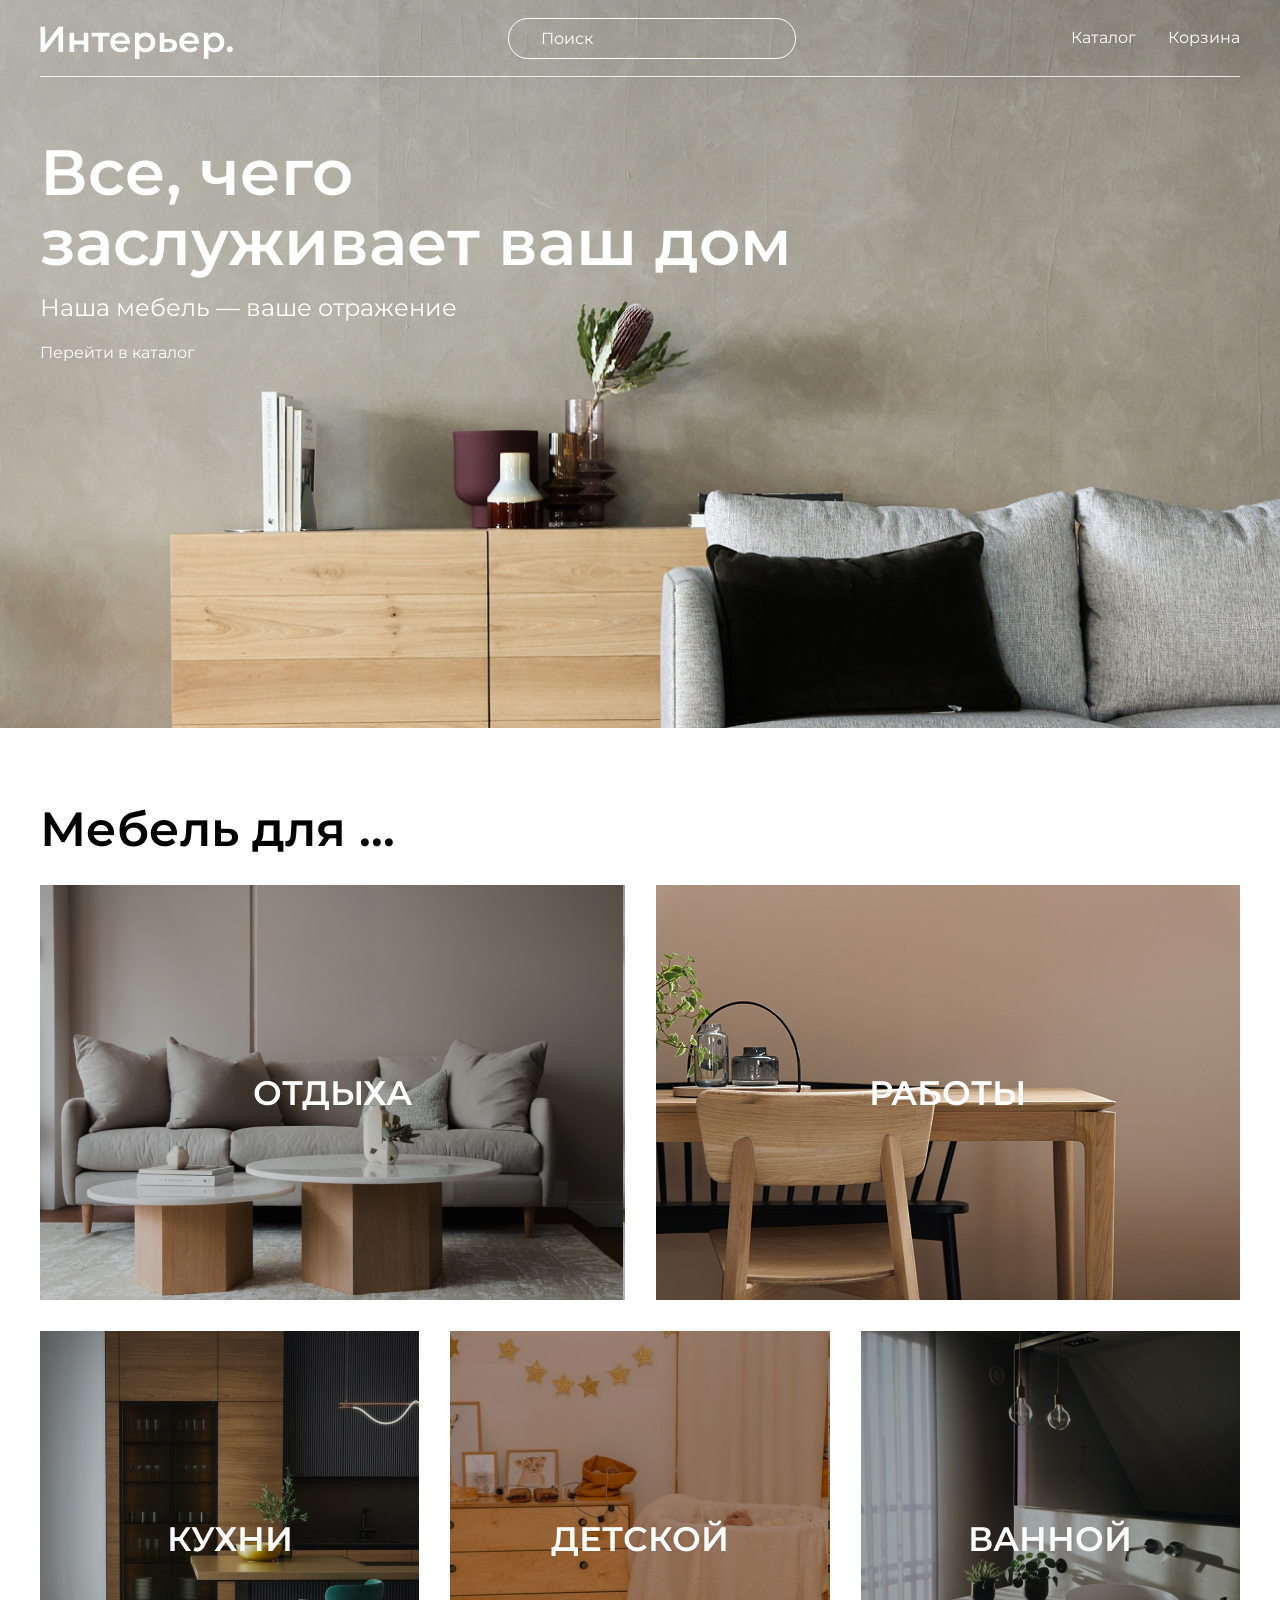
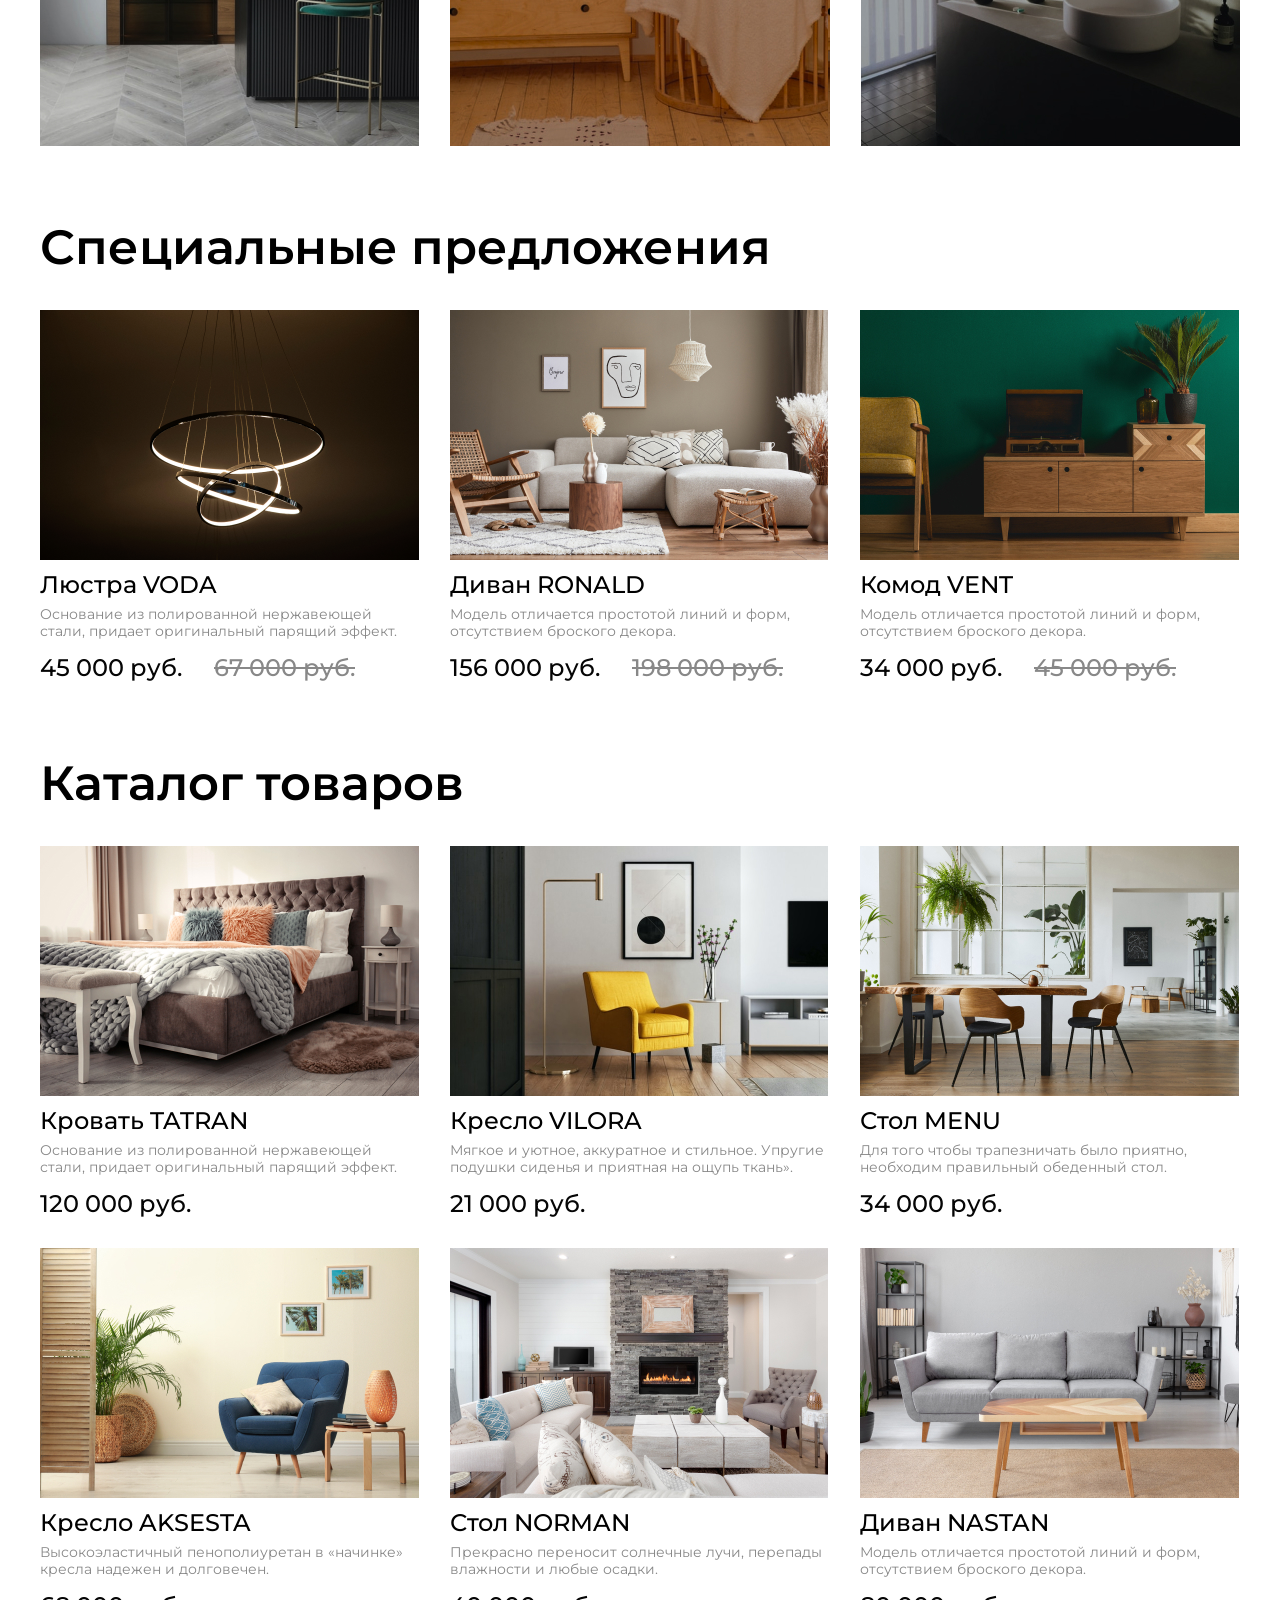
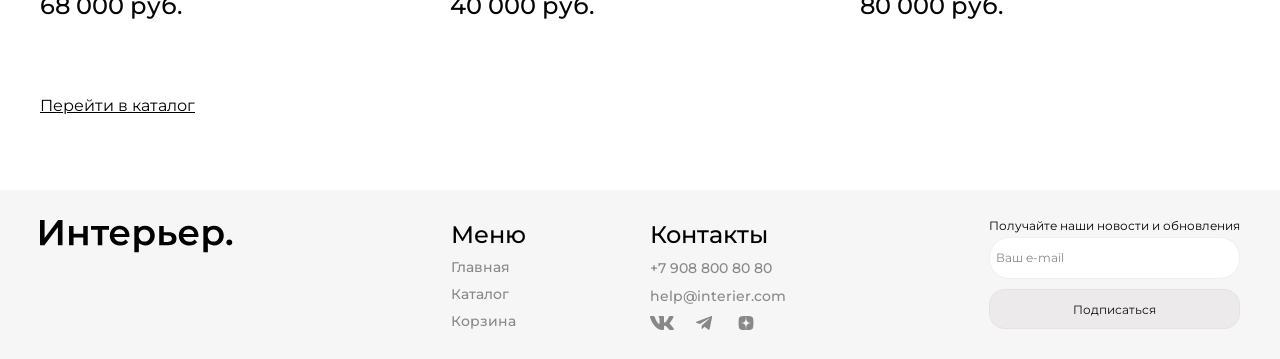
<file: index.html>
<!DOCTYPE html>
    <html lang="en">
    <head>
        <meta charset="UTF-8">
         <meta name="viewport" content="width=device-width, initial-scale=1.0">
            <title>Интернет-магазин</title>
        <link rel="preconnect" href="https://fonts.googleapis.com">
         <link rel="preconnect" href="https://fonts.gstatic.com" crossorigin>
        <link href="https://fonts.googleapis.com/css2?family=Montserrat:ital,wght@0,100..900;1,100..900&display=swap" rel="stylesheet">
                <link rel="stylesheet" href="style.css">

    </head>
    <body>
        <section class="hero-pg center">
     <header class="header"><!--Внутри 
            <header>
            добавьте изображение logo.svg, поле ввода и тег 
            <nav>-->
            <a class="logo" href="index.html">
             <img class="logo__img" src="./img/logo.svg" alt="Логотип"></a>
                    
            <input placeholder="Поиск" class=" header-input">

        <nav class="nav">
            
            <a class="nav__item" href="catalog.html">Каталог</a>
            <a class="nav__item" href="card.html">Корзина</a>
            
        </nav>
        <div class="nav__main">
            <a class="nav__svg" href=""><svg width="19" height="19" viewBox="0 0 19 19" fill="none" xmlns="http://www.w3.org/2000/svg">
                <g clip-path="url(#clip0_53373_428)">
                <path d="M9.29907 1.11316C10.9342 1.06267 12.5273 1.63644 13.7542 2.71863C14.9811 3.80099 15.7498 5.31046 15.9036 6.93933C16.0545 8.53827 15.5992 10.133 14.634 11.4139L17.968 14.7469C18.0508 14.8297 18.1166 14.9279 18.1614 15.036C18.2062 15.1442 18.2297 15.2607 18.2297 15.3778C18.2297 15.4949 18.2062 15.6114 18.1614 15.7196C18.1165 15.8277 18.0508 15.9259 17.968 16.0087C17.8853 16.0914 17.7871 16.1572 17.679 16.202C17.5707 16.2469 17.4543 16.2694 17.3372 16.2694C17.22 16.2694 17.1036 16.2469 16.9954 16.202C16.8873 16.1572 16.789 16.0914 16.7063 16.0087L13.3733 12.6747C12.0925 13.6424 10.4962 14.0991 8.89575 13.9491C7.26568 13.7962 5.75519 13.0275 4.67212 11.7997C3.58905 10.5718 3.01496 8.97713 3.06665 7.3407C3.11846 5.7041 3.79274 4.14806 4.95142 2.99109C6.10904 1.83516 7.66391 1.16376 9.29907 1.11316ZM9.50903 2.91882C8.28235 2.92382 7.10691 3.41275 6.2395 4.28015C5.37213 5.14755 4.88317 6.32302 4.87817 7.54968C4.87324 8.77628 5.35288 9.95557 6.21313 10.83C6.64353 11.2674 7.15644 11.6151 7.72192 11.8534C8.28759 12.0918 8.89521 12.2161 9.50903 12.2186C10.1227 12.2211 10.7307 12.1017 11.2981 11.868C11.8657 11.6343 12.3816 11.2903 12.8157 10.8563C13.2497 10.4223 13.5936 9.90633 13.8274 9.33875C14.061 8.77131 14.1804 8.16333 14.178 7.54968C14.1755 6.93585 14.0511 6.32824 13.8127 5.76257C13.5744 5.19707 13.2267 4.68419 12.7893 4.25378C11.9149 3.3935 10.7357 2.91387 9.50903 2.91882Z" fill="white" stroke="white" stroke-width="0.2"/>
                </g>
                <defs>
                <clipPath id="clip0_53373_428">
                <rect width="19" height="19" fill="white"/>
                </clipPath>
                </defs>
                </svg>
                </a>
                <a class="nav__svg" href="catalog.html"><svg width="20" height="20" viewBox="0 0 20 20" fill="none" xmlns="http://www.w3.org/2000/svg">
                <rect width="4.57143" height="4.57143" fill="white"/>
                <rect y="7.31427" width="4.57143" height="4.57143" fill="white"/>
                <rect y="14.6285" width="4.57143" height="4.57143" fill="white"/>
                <rect x="7.31348" y="7.31427" width="4.57143" height="4.57143" fill="white"/>
                <rect x="7.31348" y="14.6285" width="4.57143" height="4.57143" fill="white"/>
                <rect x="7.31348" width="4.57143" height="4.57143" fill="white"/>
                <rect x="14.6279" y="7.31427" width="4.57143" height="4.57143" fill="white"/>
                <rect x="14.6279" y="14.6285" width="4.57143" height="4.57143" fill="white"/>
                <rect x="14.6279" width="4.57143" height="4.57143" fill="white"/>
                </svg>
                </a>
            <a class="nav__svg" href="card.html"><svg width="25" height="25" viewBox="0 0 25 25" fill="none" xmlns="http://www.w3.org/2000/svg">
                <path d="M14.5834 20.8333C15.1359 20.8333 15.6658 20.6138 16.0566 20.2231C16.4473 19.8324 16.6667 19.3025 16.6667 18.75C16.6667 18.1975 16.4473 17.6676 16.0566 17.2768C15.6658 16.8861 15.1359 16.6667 14.5834 16.6667C14.0309 16.6667 13.501 16.8861 13.1103 17.2768C12.7196 17.6676 12.5001 18.1975 12.5001 18.75C12.5001 19.3025 12.7196 19.8324 13.1103 20.2231C13.501 20.6138 14.0309 20.8333 14.5834 20.8333ZM7.29174 20.8333C7.84428 20.8333 8.37418 20.6138 8.76488 20.2231C9.15558 19.8324 9.37508 19.3025 9.37508 18.75C9.37508 18.1975 9.15558 17.6676 8.76488 17.2768C8.37418 16.8861 7.84428 16.6667 7.29174 16.6667C6.73921 16.6667 6.20931 16.8861 5.81861 17.2768C5.4279 17.6676 5.20841 18.1975 5.20841 18.75C5.20841 19.3025 5.4279 19.8324 5.81861 20.2231C6.20931 20.6138 6.73921 20.8333 7.29174 20.8333ZM20.873 6.16978C21.133 6.16139 21.3796 6.0522 21.5606 5.86528C21.7416 5.67837 21.8428 5.42839 21.8428 5.16822C21.8428 4.90804 21.7416 4.65807 21.5606 4.47115C21.3796 4.28424 21.133 4.17504 20.873 4.16666H19.674C18.7345 4.16666 17.922 4.81874 17.7178 5.73541L16.4126 11.6125C16.2084 12.5292 15.3959 13.1812 14.4563 13.1812H6.63133L5.12924 7.17082H14.8636C15.1212 7.15907 15.3644 7.04847 15.5425 6.86202C15.7206 6.67558 15.82 6.42764 15.82 6.16978C15.82 5.91192 15.7206 5.66398 15.5425 5.47754C15.3644 5.2911 15.1212 5.18049 14.8636 5.16874H5.12924C4.82473 5.16865 4.5242 5.23799 4.25051 5.37148C3.97682 5.50498 3.73716 5.69912 3.54976 5.93914C3.36236 6.17916 3.23215 6.45875 3.16903 6.75665C3.10591 7.05455 3.11154 7.36292 3.1855 7.65832L4.68758 13.6667C4.79586 14.1002 5.046 14.4851 5.39821 14.7601C5.75042 15.0351 6.18447 15.1844 6.63133 15.1844H14.4563C15.368 15.1845 16.2524 14.8737 16.9636 14.3032C17.6748 13.7328 18.1701 12.9368 18.3678 12.0469L19.674 6.16978H20.873Z" fill="white"/>
                </svg>
                </a>
        </div>
    </header>

    <div class="main">
        <h1 class="main__title">Все, чего<br> заслуживает ваш дом</h1>
            <p class="main__text">Наша мебель — ваше отражение</p>
            <a class="main__link" href="catalog.html">Перейти в каталог</a>
    </div>
    </section>

    <section class="mebel center">
        <h2 class="mebel__title">Мебель для ...</h2>
       <div class="mebel__div">
         <div class="mebel__rest mebel__box-big">ОТДЫХА</div>
         <div class="mebel__world mebel__box-big">РАБОТЫ</div>
         <div class="mebel__box mebel__kitchens">КУХНИ</div>
         <div class="mebel__box mebel__kids">ДЕТСКОЙ</div>
         <div class="mebel__box mebel__bath">ВАННОЙ</div>
       </div>
    </section>

    <section class="card center">
        <h2 class="card__title">Специальные предложения</h2>
        <div class="card__content">
        <article class="product">
            <button class="product__button">
                <img class="product__link" src="./img2/shopping-bag-line.svg" alt="корзина">
            </button>
            <button class="product__button-card">
                <img class="product__link" src="./img2/coolicon.svg" alt="избранное">
            </button>
            <img src="./img/VODA.png" alt="VODA" class="product__img">
            <h3 class="product__title">Люстра VODA</h3>
            <p class="product__description">Основание из полированной нержавеющей стали, придает оригинальный парящий эффект.</p>
            <div class="product__box-price">
            <p class="product__price product__price_active">45 000 руб.</p>
            <p class="product__discount">67 000 руб.</p>
            </div>
        </article>

        <article class="product">
            <button class="product__button">
                <img class="product__link" src="./img2/shopping-bag-line.svg" alt="корзина">
            </button>
            <button class="product__button-card">
                <img class="product__link" src="./img2/coolicon.svg" alt="избранное">
            </button>
             <img src="./img/RONALD.jpg" alt="RONALD" class="product__img" >
            <h3 class="product__title">Диван RONALD</h3>
            <p class="product__description">Модель отличается простотой линий и форм, отсутствием броского декора.</p>
            <div class="product__box-price">
            <p class="product__price product__price_active">156 000 руб.</p>
            <p class="product__discount">198 000 руб.</p>
            </div>
        </article>

        <article class="product">
            <button class="product__button">
                <img class="product__link" src="./img2/shopping-bag-line.svg" alt="корзина">
            </button>
            <button class="product__button-card">
                <img class="product__link" src="./img2/coolicon.svg" alt="избранное">
            </button>
            <img src="./img/VENT.jpg" alt="VENT" class="product__img">
            <h3 class="product__title">Комод VENT</h3>
            <p class="product__description">Модель отличается простотой линий и форм, отсутствием броского декора.</p>
            <div class="product__box-price">
            <p class="product__price product__price_active">34 000 руб.</p>
            <p class="product__discount">45 000 руб.</p>
            </div>
        </article>
        </div>

    </section>
    <section class="card center">
       <h2 class="card__title">Каталог товаров</h2>
       <div class="card__content">
         <article class="product">
            <button class="product__button">
                <img class="product__link" src="./img2/shopping-bag-line.svg" alt="корзина">
            </button>
            <button class="product__button-card">
                <img class="product__link" src="./img2/coolicon.svg" alt="избранное">
            </button>
          <img src="./img/TATRAN.jpg" alt="TATRAN" class="product__img" >
          <h3 class="product__title">Кровать TATRAN</h3>
          <p class="product__description">Основание из полированной нержавеющей стали, придает оригинальный парящий эффект.</p>
          <p class="product__price">120 000 руб.</p>
        </article>

        <article class="product">
            <button class="product__button">
                <img class="product__link" src="./img2/shopping-bag-line.svg" alt="корзина">
            </button>
            <button class="product__button-card">
                <img class="product__link" src="./img2/coolicon.svg" alt="избранное">
            </button>
             <img src="./img/product1.jpg" alt="VILORA" class="product__img" >
           <h3 class="product__title">Кресло VILORA</h3>
            <p class="product__description">Мягкое и уютное, аккуратное и стильное. Упругие подушки сиденья и приятная на ощупь ткань».</p>
            <p class="product__price">21 000 руб.</p>
        </article>

           <article class="product">
            <button class="product__button">
                <img class="product__link" src="./img2/shopping-bag-line.svg" alt="корзина">
            </button>
            <button class="product__button-card">
                <img class="product__link" src="./img2/coolicon.svg" alt="избранное">
            </button>
             <img src="./img/MENU.jpg" alt="MENU" class="product__img" >
            <h3 class="product__title">Стол MENU</h3>
            <p class="product__description">Для того чтобы трапезничать было приятно, необходим правильный обеденный стол.</p>
            <p class="product__price">34 000 руб.</p>
        </article>

        <article class="product">
            <button class="product__button">
                <img class="product__link" src="./img2/shopping-bag-line.svg" alt="корзина">
            </button>
            <button class="product__button-card">
                <img class="product__link" src="./img2/coolicon.svg" alt="избранное">
            </button>
             <img src="./img/AXEN.jpg" alt="ASKESTA" class="product__img" >
            <h3 class="product__title">Кресло AKSESTA</h3>
            <p class="product__description">Высокоэластичный пенополиуретан в «начинке» кресла надежен и долговечен.</p>
            <p class="product__price">68 000 руб.</p>
        </article>

        <article class="product">
            <button class="product__button">
                <img class="product__link" src="./img2/shopping-bag-line.svg" alt="корзина">
            </button>
            <button class="product__button-card">
                <img class="product__link" src="./img2/coolicon.svg" alt="избранное">
            </button>
             <img src="./img/NORMA.jpg" alt="NORMAN" class="product__img" >
            <h3 class="product__title">Стол NORMAN</h3>
            <p class="product__description">Прекрасно переносит солнечные лучи, перепады влажности и любые осадки.</p>
            <p class="product__price">40 000 руб.</p>
        </article>

        <article class="product">
            <button class="product__button">
                <img class="product__link" src="./img2/shopping-bag-line.svg" alt="корзина">
            </button>
            <button class="product__button-card">
                <img class="product__link" src="./img2/coolicon.svg" alt="избранное">
            </button>
             <img src="./img/NASTAN.jpg" alt="NASTAN" class="product__img" >
            <h3 class="product__title">Диван NASTAN</h3>
            <p class="product__description">Модель отличается простотой линий и форм, отсутствием броского декора.</p>
            <p class="product__price">80 000 руб.</p>
        </article>
        </div>

          <a class="catalog-link" href="catalog.html">Перейти в каталог</a>

    </section>

    <footer class="footer center">
        <div class="footer-logo">
            <img src="./img/logo-footer.svg" alt="LOGO">
        </div>
        <section class="footer__content">
            <div class="footer__info">
            <div class="footer__menu">
                <h4 class="footer__item">Меню</h4>
                    <nav class="footer__list">
                    <a class="footer__telephone" href="index.html">Главная</a>
                    <a class="footer__telephone" href="catalog.html">Каталог</a>
                    <a class="footer__telephone" href="card.html">Корзина</a>
                    </nav>
            </div>

            <div class="footer__contacts">
            <h4 class="footer__item">Контакты</h4>
                <a class="footer__telephone" href="tel:+79088008080">+7 908 800 80 80</a>
                <a class="footer__mails" href="mailto:help@interier.com">help@interier.com</a>
                <div class="footer__div-info">
                <a class="footer__maps" href="#"><svg class="footer__icon" width="24" height="14" viewBox="0 0 24 14" fill="none" xmlns="http://www.w3.org/2000/svg">
<path fill-rule="evenodd" clip-rule="evenodd" d="M23.45 0.948C23.616 0.402 23.45 0 22.655 0H20.03C19.362 0 19.054 0.347 18.887 0.73C18.887 0.73 17.552 3.926 15.661 6.002C15.049 6.604 14.771 6.795 14.437 6.795C14.27 6.795 14.019 6.604 14.019 6.057V0.948C14.019 0.292 13.835 0 13.279 0H9.151C8.734 0 8.483 0.304 8.483 0.593C8.483 1.214 9.429 1.358 9.526 3.106V6.904C9.526 7.737 9.373 7.888 9.039 7.888C8.149 7.888 5.984 4.677 4.699 1.003C4.45 0.288 4.198 0 3.527 0H0.9C0.15 0 0 0.347 0 0.73C0 1.412 0.89 4.8 4.145 9.281C6.315 12.341 9.37 14 12.153 14C13.822 14 14.028 13.632 14.028 12.997V10.684C14.028 9.947 14.186 9.8 14.715 9.8C15.105 9.8 15.772 9.992 17.33 11.467C19.11 13.216 19.403 14 20.405 14H23.03C23.78 14 24.156 13.632 23.94 12.904C23.702 12.18 22.852 11.129 21.725 9.882C21.113 9.172 20.195 8.407 19.916 8.024C19.527 7.533 19.638 7.314 19.916 6.877C19.916 6.877 23.116 2.451 23.449 0.948H23.45Z" fill=""/>
</svg>
</a>
                <a class="footer__maps" href="#"><svg class="footer__icon" width="21" height="18" viewBox="0 0 21 18" fill="none" xmlns="http://www.w3.org/2000/svg">
<path d="M19.2952 0.200894L0.690181 7.4125C-0.0585179 7.74834 -0.311748 8.42087 0.50922 8.78587L5.28221 10.3105L16.8227 3.14143C17.4528 2.69136 18.0979 2.81137 17.5428 3.30647L7.63109 12.3272L7.31974 16.1448C7.60812 16.7342 8.13615 16.737 8.47297 16.444L11.2152 13.8359L15.9117 17.3709C17.0025 18.02 17.596 17.6011 17.8307 16.4114L20.9112 1.74952C21.231 0.285058 20.6856 -0.360199 19.2952 0.200894Z" fill=""/>
</svg>
</a>
                <a class="footer__maps" href="#"><svg class="footer__icon" width="19" height="18" viewBox="0 0 19 18" fill="none" xmlns="http://www.w3.org/2000/svg">
<path d="M11.3321 10.7357C9.83929 12.195 9.73071 14.0143 9.60178 18C13.5239 18 16.2314 17.9871 17.6293 16.7014C18.9864 15.3771 19 12.69 19 9.09643C14.7929 9.225 12.8725 9.32143 11.3321 10.7357ZM0 9.09643C0 12.69 0.0135714 15.3771 1.37071 16.7014C2.76857 17.9871 5.47607 18 9.39821 18C9.2625 14.0143 9.16071 12.195 7.66786 10.7357C6.1275 9.32143 4.20714 9.21857 0 9.09643ZM9.39821 0C5.48286 0 2.76857 0.0128571 1.37071 1.29857C0.0135714 2.62286 0 5.31 0 8.90357C4.20714 8.775 6.1275 8.67857 7.66786 7.26429C9.16071 5.805 9.26929 3.98571 9.39821 0ZM11.3321 7.26429C9.83929 5.805 9.73071 3.98571 9.60178 0C13.5239 0 16.2314 0.0128571 17.6293 1.29857C18.9864 2.62286 19 5.31 19 8.90357C14.7929 8.775 12.8725 8.67857 11.3321 7.26429Z" fill=""/>
</svg>
</a>
                </div>
            </div>
            </div>

        <form class="footer__form">
            <p class="footer__text">Получайте наши новости и обновления</p>

            <input class="footer__input" placeholder="Ваш e-mail" type="email">
            <button class="footer__button" type="submit">Подписаться</button>
        </form>
        </section>

    </footer>

</body>
</file>
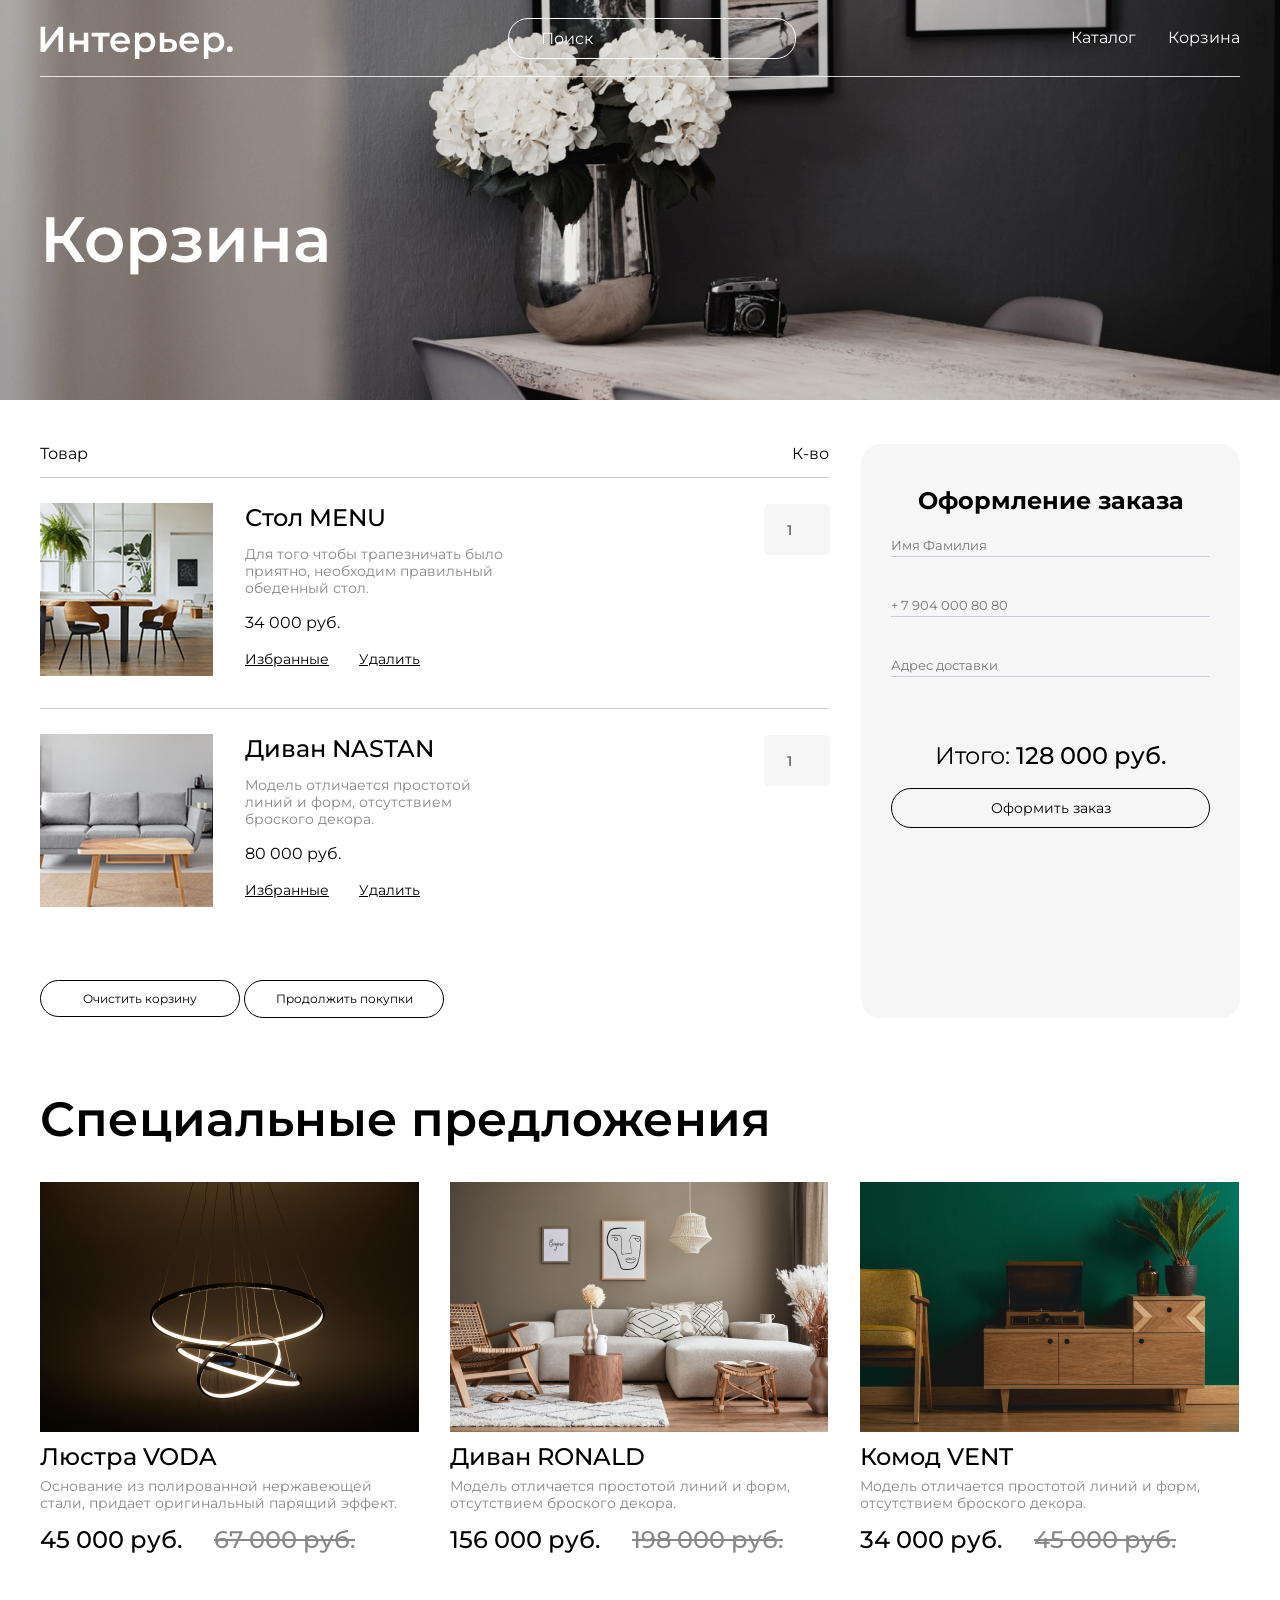
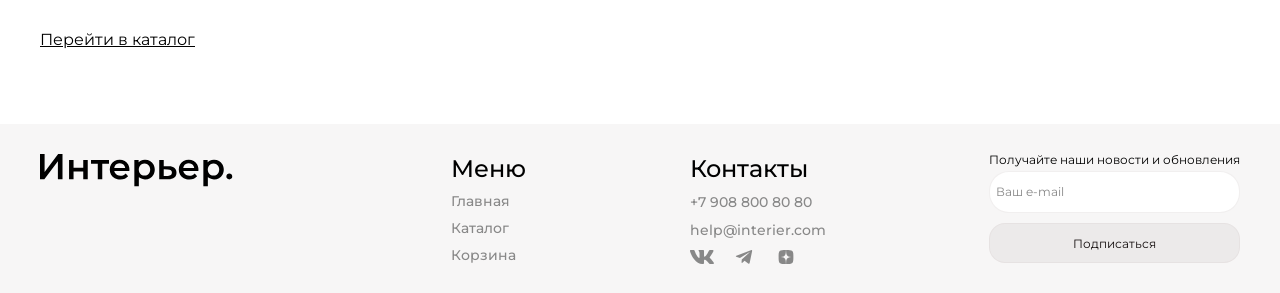
<file: card.html>
<!DOCTYPE html>
    <html lang="en">
    <head>
        <meta charset="UTF-8">
         <meta name="viewport" content="width=device-width, initial-scale=1.0">
            <title>Интернет-магазин</title>
        <link rel="preconnect" href="https://fonts.googleapis.com">
         <link rel="preconnect" href="https://fonts.gstatic.com" crossorigin>
        <link href="https://fonts.googleapis.com/css2?family=Montserrat:ital,wght@0,100..900;1,100..900&display=swap" rel="stylesheet">
                <link rel="stylesheet" href="style.css">
    </head>
    <body>
        <section class="cart-pg center">
     <header class="header"><!--Внутри 
            <header>
            добавьте изображение logo.svg, поле ввода и тег 
            <nav>-->
            <a class="logo" href="index.html">
             <img class="logo__img" src="./img/logo.svg" alt="Логотип"/>
            </a>
                    
            <input placeholder="Поиск" class=" header-input">

        <nav class="nav">
            
            <a class="nav__item" href="catalog.html">Каталог</a>
            <a class="nav__item" href="card.html">Корзина</a>
            
        </nav>
                 <div class="nav__main">
            <a class="nav__svg" href=""><svg width="19" height="19" viewBox="0 0 19 19" fill="none" xmlns="http://www.w3.org/2000/svg">
                <g clip-path="url(#clip0_53373_428)">
                <path d="M9.29907 1.11316C10.9342 1.06267 12.5273 1.63644 13.7542 2.71863C14.9811 3.80099 15.7498 5.31046 15.9036 6.93933C16.0545 8.53827 15.5992 10.133 14.634 11.4139L17.968 14.7469C18.0508 14.8297 18.1166 14.9279 18.1614 15.036C18.2062 15.1442 18.2297 15.2607 18.2297 15.3778C18.2297 15.4949 18.2062 15.6114 18.1614 15.7196C18.1165 15.8277 18.0508 15.9259 17.968 16.0087C17.8853 16.0914 17.7871 16.1572 17.679 16.202C17.5707 16.2469 17.4543 16.2694 17.3372 16.2694C17.22 16.2694 17.1036 16.2469 16.9954 16.202C16.8873 16.1572 16.789 16.0914 16.7063 16.0087L13.3733 12.6747C12.0925 13.6424 10.4962 14.0991 8.89575 13.9491C7.26568 13.7962 5.75519 13.0275 4.67212 11.7997C3.58905 10.5718 3.01496 8.97713 3.06665 7.3407C3.11846 5.7041 3.79274 4.14806 4.95142 2.99109C6.10904 1.83516 7.66391 1.16376 9.29907 1.11316ZM9.50903 2.91882C8.28235 2.92382 7.10691 3.41275 6.2395 4.28015C5.37213 5.14755 4.88317 6.32302 4.87817 7.54968C4.87324 8.77628 5.35288 9.95557 6.21313 10.83C6.64353 11.2674 7.15644 11.6151 7.72192 11.8534C8.28759 12.0918 8.89521 12.2161 9.50903 12.2186C10.1227 12.2211 10.7307 12.1017 11.2981 11.868C11.8657 11.6343 12.3816 11.2903 12.8157 10.8563C13.2497 10.4223 13.5936 9.90633 13.8274 9.33875C14.061 8.77131 14.1804 8.16333 14.178 7.54968C14.1755 6.93585 14.0511 6.32824 13.8127 5.76257C13.5744 5.19707 13.2267 4.68419 12.7893 4.25378C11.9149 3.3935 10.7357 2.91387 9.50903 2.91882Z" fill="white" stroke="white" stroke-width="0.2"/>
                </g>
                <defs>
                <clipPath id="clip0_53373_428">
                <rect width="19" height="19" fill="white"/>
                </clipPath>
                </defs>
                </svg>
                </a>
                <a class="nav__svg" href="catalog.html"><svg  width="20" height="20" viewBox="0 0 20 20" fill="none" xmlns="http://www.w3.org/2000/svg">
                <rect width="4.57143" height="4.57143" fill="white"/>
                <rect y="7.31427" width="4.57143" height="4.57143" fill="white"/>
                <rect y="14.6285" width="4.57143" height="4.57143" fill="white"/>
                <rect x="7.31348" y="7.31427" width="4.57143" height="4.57143" fill="white"/>
                <rect x="7.31348" y="14.6285" width="4.57143" height="4.57143" fill="white"/>
                <rect x="7.31348" width="4.57143" height="4.57143" fill="white"/>
                <rect x="14.6279" y="7.31427" width="4.57143" height="4.57143" fill="white"/>
                <rect x="14.6279" y="14.6285" width="4.57143" height="4.57143" fill="white"/>
                <rect x="14.6279" width="4.57143" height="4.57143" fill="white"/>
                </svg>
                </a>
            <a class="nav__svg" href="card.html"><svg width="25" height="25" viewBox="0 0 25 25" fill="none" xmlns="http://www.w3.org/2000/svg">
                <path d="M14.5834 20.8333C15.1359 20.8333 15.6658 20.6138 16.0566 20.2231C16.4473 19.8324 16.6667 19.3025 16.6667 18.75C16.6667 18.1975 16.4473 17.6676 16.0566 17.2768C15.6658 16.8861 15.1359 16.6667 14.5834 16.6667C14.0309 16.6667 13.501 16.8861 13.1103 17.2768C12.7196 17.6676 12.5001 18.1975 12.5001 18.75C12.5001 19.3025 12.7196 19.8324 13.1103 20.2231C13.501 20.6138 14.0309 20.8333 14.5834 20.8333ZM7.29174 20.8333C7.84428 20.8333 8.37418 20.6138 8.76488 20.2231C9.15558 19.8324 9.37508 19.3025 9.37508 18.75C9.37508 18.1975 9.15558 17.6676 8.76488 17.2768C8.37418 16.8861 7.84428 16.6667 7.29174 16.6667C6.73921 16.6667 6.20931 16.8861 5.81861 17.2768C5.4279 17.6676 5.20841 18.1975 5.20841 18.75C5.20841 19.3025 5.4279 19.8324 5.81861 20.2231C6.20931 20.6138 6.73921 20.8333 7.29174 20.8333ZM20.873 6.16978C21.133 6.16139 21.3796 6.0522 21.5606 5.86528C21.7416 5.67837 21.8428 5.42839 21.8428 5.16822C21.8428 4.90804 21.7416 4.65807 21.5606 4.47115C21.3796 4.28424 21.133 4.17504 20.873 4.16666H19.674C18.7345 4.16666 17.922 4.81874 17.7178 5.73541L16.4126 11.6125C16.2084 12.5292 15.3959 13.1812 14.4563 13.1812H6.63133L5.12924 7.17082H14.8636C15.1212 7.15907 15.3644 7.04847 15.5425 6.86202C15.7206 6.67558 15.82 6.42764 15.82 6.16978C15.82 5.91192 15.7206 5.66398 15.5425 5.47754C15.3644 5.2911 15.1212 5.18049 14.8636 5.16874H5.12924C4.82473 5.16865 4.5242 5.23799 4.25051 5.37148C3.97682 5.50498 3.73716 5.69912 3.54976 5.93914C3.36236 6.17916 3.23215 6.45875 3.16903 6.75665C3.10591 7.05455 3.11154 7.36292 3.1855 7.65832L4.68758 13.6667C4.79586 14.1002 5.046 14.4851 5.39821 14.7601C5.75042 15.0351 6.18447 15.1844 6.63133 15.1844H14.4563C15.368 15.1845 16.2524 14.8737 16.9636 14.3032C17.6748 13.7328 18.1701 12.9368 18.3678 12.0469L19.674 6.16978H20.873Z" fill="white"/>
                </svg>
                </a>
        </div>
    </header>

    <div class="cart">
            <H1 class="cart__text">Корзина</H1>
    </div>
    </section>
    <section class="order center">
        <div class="order__content">
            <div class="order__name-box">
                <p>Товар</p>
                <p>К-во</p>
            </div>    
           
             <div class="order__item">
                    <div class="order__left">
                        <img class="order__img" src="./img3/menu-cart.jpg" alt="nastan">
                        <div class="order__info">
                        <h4 class="order__menu">Стол MENU</h4>
                        <p class="order__text">Для того чтобы трапезничать было приятно, необходим правильный обеденный стол. </p>
                        <p class="order__price">34 000 руб.</p>
                        <div class="order__link">
                            <a class="order__link1" href="">Избранные</a>
                            <a class="order__link1" href="">Удалить</a>
                        </div>
                        </div>
                    </div>
                        <div>
                            <input class="order__input" type="number" placeholder="1"  min="1">
                        </div>
                </div>
                
                <div class="order__item">
            
                 <div class="order__left">
                        <img class="order__img" src="./img3/nastan-cart.jpg" alt="nastan">
                        <div class="order__info">
                        <h4 class="order__menu">Диван NASTAN</h4>
                        <p class="order__text">Модель отличается простотой линий и форм, отсутствием броского декора.  </p>
                        <p class="order__price">80 000 руб.</p>
                        <div class="order__link">
                        <a class="order__link1" href="">Избранные</a>
                        <a class="order__link1" href="">Удалить</a>
                        </div>
                        </div>
                    </div>
                        <div class="order__numder">

                            <input class="order__input" type="number" placeholder="1"  min="1">
                        </div>
                   </div>
                     <div class="order__btn">
                            <button class="order__btn-cart" type="submit">Очистить корзину</button>
                        
                            <a class="order__btn-purchase" href="catalog.html">Продолжить покупки</a>
                        </div>              
                </div>  
        </div>
        <div class="order__form center">
            <div class="order__item-form">
                <h4 class="order__form-text">Оформление заказа</h4>
                <form class="order__form-input">
                    <input class="order__form-name" type="text" placeholder="Имя Фамилия">
                    <input class="order__form-name" type="text" placeholder="+ 7 904 000 80 80">
                    <input class="order__form-name" type="text" placeholder="Адрес доставки">
                </form>
                </div>
                <div class="order__form-btn">
                    <h4 class="order__form-text2"> <span style="font-weight: 400;">Итого:</span> 128 000 руб.</h4>
                    <button class="order__form-cart" type="submit">Оформить заказ</button>
                </div>
        </div>

    </section> 
   

    <section class="card center">
        <h2 class="card__title">Специальные предложения</h2>
        <div class="card__content">
        <article class="product">
              <button class="product__button">
                <img class="product__link" src="./img2/shopping-bag-line 1.svg" alt="В корзину">
            </button>
            <button class="product__button-card">
                <img class="product__link" src="./img2/coolicon.svg" alt="В избранное">
            </button>
            <img src="./img/VODA.png" alt="VODA" class="product__img">
            <h3 class="product__title">Люстра VODA</h3>
            <p class="product__description">Основание из полированной нержавеющей стали, придает оригинальный парящий эффект.</p>
            <div class="product__box-price">
            <p class="product__price product__price_active">45 000 руб.</p>
            <p class="product__discount">67 000 руб.</p>
            </div>
        </article>

        <article class="product">
             <button class="product__button">
                <img class="product__link" src="./img2/shopping-bag-line 1.svg" alt="В корзину">
            </button>
            <button class="product__button-card">
                <img class="product__link" src="./img2/coolicon.svg" alt="В избранное">
            </button>
             <img src="./img/RONALD.jpg" alt="RONALD" class="product__img" >
            <h3 class="product__title">Диван RONALD</h3>
            <p class="product__description">Модель отличается простотой линий и форм, отсутствием броского декора.</p>
            <div class="product__box-price">
            <p class="product__price product__price_active">156 000 руб.</p>
            <p class="product__discount">198 000 руб.</p>
            </div>
       </article>

       <article class="product">
            <button class="product__button">
                <img class="product__link" src="./img2/shopping-bag-line 1.svg" alt="В корзину">
            </button>
            <button class="product__button-card">
                <img class="product__link" src="./img2/coolicon.svg" alt="В избранное">
            </button>
            <img src="./img/VENT.jpg" alt="VENT" class="product__img">
            <h3 class="product__title">Комод VENT</h3>
            <p class="product__description">Модель отличается простотой линий и форм, отсутствием броского декора.</p>
            <div class="product__box-price">
            <p class="product__price product__price_active">34 000 руб.</p>
            <p class="product__discount">45 000 руб.</p>
            </div>
        </article>
        </div>

    </section>

    
         <a class="catalog-link center" href="catalog.html">Перейти в каталог</a>

    

    <footer class="footer center">
        <article class="footer-logo">
            <img src="./img/logo-footer.svg" alt="LOGO">
        </article>
        <section class="footer__content">
            <div class="footer__menu">
                <h4 class="footer__item">Меню</h4>
                    <nav class="footer__list">
                    <a class="footer__telephone" href="index.html">Главная</a>
                    <a class="footer__telephone" href="catalog.html">Каталог</a>
                    <a class="footer__telephone" href="card.html">Корзина</a>
                    </nav>
            </div>

            <div class="footer__contacts">
            <h4 class="footer__item">Контакты</h4>
                <a class="footer__telephone" href="tel:+79088008080">+7 908 800 80 80</a>
                <a class="footer__mails" href="mailto:help@interier.com">help@interier.com</a>
                               <div class="footer__div-info">
                <a class="footer__maps" href="#"><svg class="footer__icon" width="24" height="14" viewBox="0 0 24 14" fill="none" xmlns="http://www.w3.org/2000/svg">
<path fill-rule="evenodd" clip-rule="evenodd" d="M23.45 0.948C23.616 0.402 23.45 0 22.655 0H20.03C19.362 0 19.054 0.347 18.887 0.73C18.887 0.73 17.552 3.926 15.661 6.002C15.049 6.604 14.771 6.795 14.437 6.795C14.27 6.795 14.019 6.604 14.019 6.057V0.948C14.019 0.292 13.835 0 13.279 0H9.151C8.734 0 8.483 0.304 8.483 0.593C8.483 1.214 9.429 1.358 9.526 3.106V6.904C9.526 7.737 9.373 7.888 9.039 7.888C8.149 7.888 5.984 4.677 4.699 1.003C4.45 0.288 4.198 0 3.527 0H0.9C0.15 0 0 0.347 0 0.73C0 1.412 0.89 4.8 4.145 9.281C6.315 12.341 9.37 14 12.153 14C13.822 14 14.028 13.632 14.028 12.997V10.684C14.028 9.947 14.186 9.8 14.715 9.8C15.105 9.8 15.772 9.992 17.33 11.467C19.11 13.216 19.403 14 20.405 14H23.03C23.78 14 24.156 13.632 23.94 12.904C23.702 12.18 22.852 11.129 21.725 9.882C21.113 9.172 20.195 8.407 19.916 8.024C19.527 7.533 19.638 7.314 19.916 6.877C19.916 6.877 23.116 2.451 23.449 0.948H23.45Z" fill=""/>
</svg>
</a>
                <a class="footer__maps" href="#"><svg class="footer__icon" width="21" height="18" viewBox="0 0 21 18" fill="none" xmlns="http://www.w3.org/2000/svg">
<path d="M19.2952 0.200894L0.690181 7.4125C-0.0585179 7.74834 -0.311748 8.42087 0.50922 8.78587L5.28221 10.3105L16.8227 3.14143C17.4528 2.69136 18.0979 2.81137 17.5428 3.30647L7.63109 12.3272L7.31974 16.1448C7.60812 16.7342 8.13615 16.737 8.47297 16.444L11.2152 13.8359L15.9117 17.3709C17.0025 18.02 17.596 17.6011 17.8307 16.4114L20.9112 1.74952C21.231 0.285058 20.6856 -0.360199 19.2952 0.200894Z" fill=""/>
</svg>
</a>
                <a class="footer__maps" href="#"><svg class="footer__icon" width="19" height="18" viewBox="0 0 19 18" fill="none" xmlns="http://www.w3.org/2000/svg">
<path d="M11.3321 10.7357C9.83929 12.195 9.73071 14.0143 9.60178 18C13.5239 18 16.2314 17.9871 17.6293 16.7014C18.9864 15.3771 19 12.69 19 9.09643C14.7929 9.225 12.8725 9.32143 11.3321 10.7357ZM0 9.09643C0 12.69 0.0135714 15.3771 1.37071 16.7014C2.76857 17.9871 5.47607 18 9.39821 18C9.2625 14.0143 9.16071 12.195 7.66786 10.7357C6.1275 9.32143 4.20714 9.21857 0 9.09643ZM9.39821 0C5.48286 0 2.76857 0.0128571 1.37071 1.29857C0.0135714 2.62286 0 5.31 0 8.90357C4.20714 8.775 6.1275 8.67857 7.66786 7.26429C9.16071 5.805 9.26929 3.98571 9.39821 0ZM11.3321 7.26429C9.83929 5.805 9.73071 3.98571 9.60178 0C13.5239 0 16.2314 0.0128571 17.6293 1.29857C18.9864 2.62286 19 5.31 19 8.90357C14.7929 8.775 12.8725 8.67857 11.3321 7.26429Z" fill=""/>
</svg>
</a>
                </div>
            </div>

        <form class="footer__form">
            <p class="footer__text">Получайте наши новости и обновления</p>

            <input class="footer__input" placeholder="Ваш e-mail" type="email">
            <button class="footer__button" type="submit">Подписаться</button>
        </form>
        </section>

    </footer>

</body>
</file>
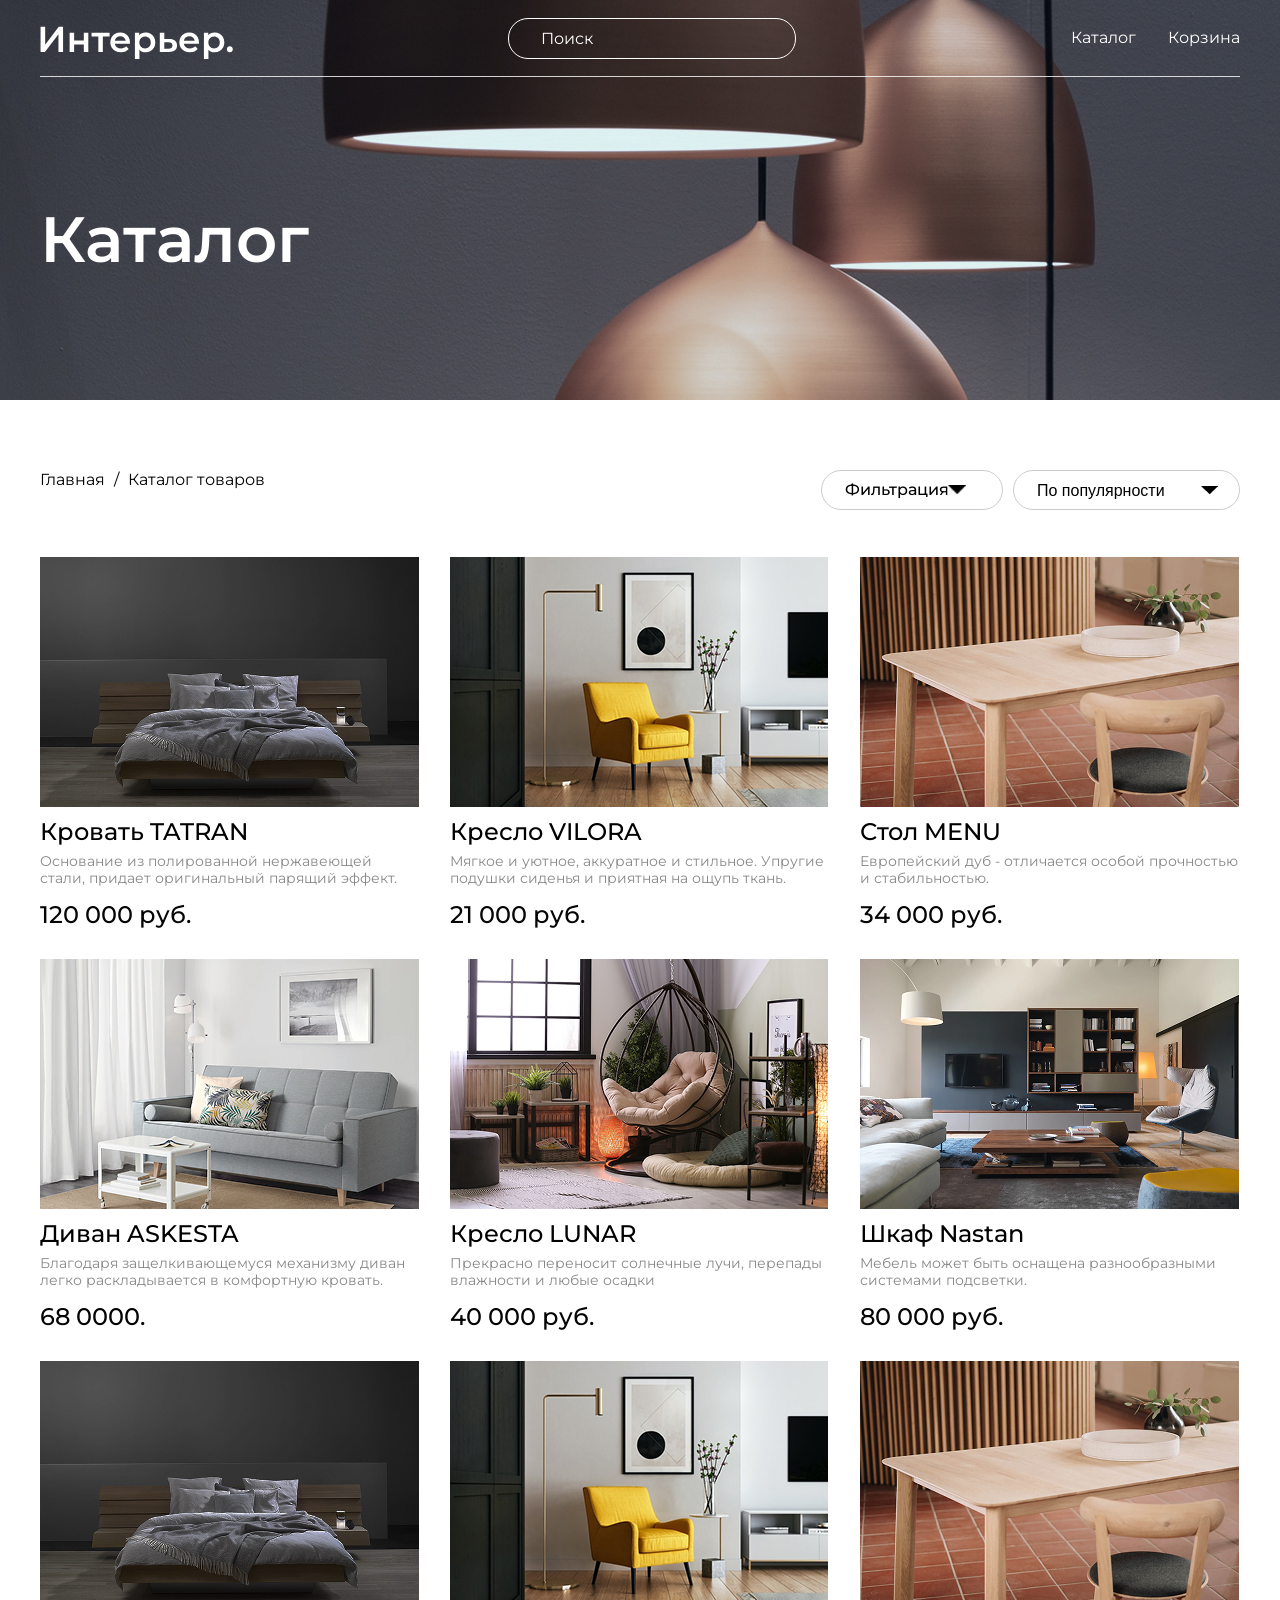
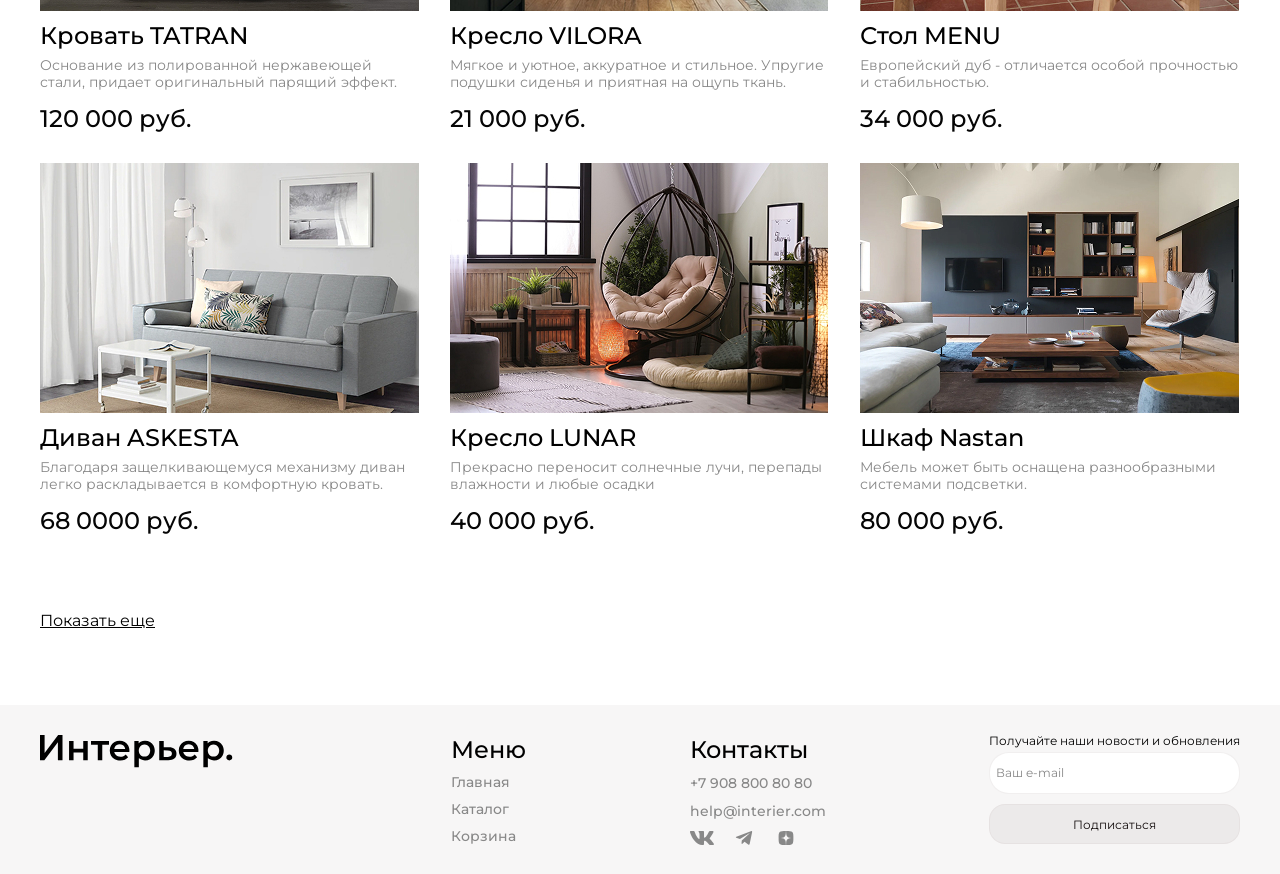
<file: catalog.html>
<!DOCTYPE html>
<html lang="en">
<head>
    <meta charset="UTF-8">
    <meta name="viewport" content="width=device-width, initial-scale=1.0">
    <title>Интернет-магазин</title>
    <link rel="preconnect" href="https://fonts.googleapis.com">
         <link rel="preconnect" href="https://fonts.gstatic.com" crossorigin>
        <link href="https://fonts.googleapis.com/css2?family=Montserrat:ital,wght@0,100..900;1,100..900&display=swap" rel="stylesheet">
    <link rel="stylesheet" href="style.css">
</head>
<body>
    <section class="catalog-pg center">
     <header class="header center"><!--Внутри 
            <header>
            добавьте изображение logo.svg, поле ввода и тег 
            <nav>-->
            <a class="logo" href="index.html">
             <img class="logo__img" src="./img/logo.svg" alt="Логотип"/></a>
                    
            <input placeholder="Поиск" class=" header-input">

        <nav class="nav">
            
            <a class="nav__item" href="catalog.html">Каталог</a>
            <a class="nav__item" href="card.html">Корзина</a>
            
        </nav>
              <div class="nav__main">
            <a class="nav__svg" href=""><svg width="19" height="19" viewBox="0 0 19 19" fill="none" xmlns="http://www.w3.org/2000/svg">
                <g clip-path="url(#clip0_53373_428)">
                <path d="M9.29907 1.11316C10.9342 1.06267 12.5273 1.63644 13.7542 2.71863C14.9811 3.80099 15.7498 5.31046 15.9036 6.93933C16.0545 8.53827 15.5992 10.133 14.634 11.4139L17.968 14.7469C18.0508 14.8297 18.1166 14.9279 18.1614 15.036C18.2062 15.1442 18.2297 15.2607 18.2297 15.3778C18.2297 15.4949 18.2062 15.6114 18.1614 15.7196C18.1165 15.8277 18.0508 15.9259 17.968 16.0087C17.8853 16.0914 17.7871 16.1572 17.679 16.202C17.5707 16.2469 17.4543 16.2694 17.3372 16.2694C17.22 16.2694 17.1036 16.2469 16.9954 16.202C16.8873 16.1572 16.789 16.0914 16.7063 16.0087L13.3733 12.6747C12.0925 13.6424 10.4962 14.0991 8.89575 13.9491C7.26568 13.7962 5.75519 13.0275 4.67212 11.7997C3.58905 10.5718 3.01496 8.97713 3.06665 7.3407C3.11846 5.7041 3.79274 4.14806 4.95142 2.99109C6.10904 1.83516 7.66391 1.16376 9.29907 1.11316ZM9.50903 2.91882C8.28235 2.92382 7.10691 3.41275 6.2395 4.28015C5.37213 5.14755 4.88317 6.32302 4.87817 7.54968C4.87324 8.77628 5.35288 9.95557 6.21313 10.83C6.64353 11.2674 7.15644 11.6151 7.72192 11.8534C8.28759 12.0918 8.89521 12.2161 9.50903 12.2186C10.1227 12.2211 10.7307 12.1017 11.2981 11.868C11.8657 11.6343 12.3816 11.2903 12.8157 10.8563C13.2497 10.4223 13.5936 9.90633 13.8274 9.33875C14.061 8.77131 14.1804 8.16333 14.178 7.54968C14.1755 6.93585 14.0511 6.32824 13.8127 5.76257C13.5744 5.19707 13.2267 4.68419 12.7893 4.25378C11.9149 3.3935 10.7357 2.91387 9.50903 2.91882Z" fill="white" stroke="white" stroke-width="0.2"/>
                </g>
                <defs>
                <clipPath id="clip0_53373_428">
                <rect width="19" height="19" fill="white"/>
                </clipPath>
                </defs>
                </svg>
                </a>
                <a class="nav__svg" href="catalog.html"><svg width="20" height="20" viewBox="0 0 20 20" fill="none" xmlns="http://www.w3.org/2000/svg">
                <rect width="4.57143" height="4.57143" fill="white"/>
                <rect y="7.31427" width="4.57143" height="4.57143" fill="white"/>
                <rect y="14.6285" width="4.57143" height="4.57143" fill="white"/>
                <rect x="7.31348" y="7.31427" width="4.57143" height="4.57143" fill="white"/>
                <rect x="7.31348" y="14.6285" width="4.57143" height="4.57143" fill="white"/>
                <rect x="7.31348" width="4.57143" height="4.57143" fill="white"/>
                <rect x="14.6279" y="7.31427" width="4.57143" height="4.57143" fill="white"/>
                <rect x="14.6279" y="14.6285" width="4.57143" height="4.57143" fill="white"/>
                <rect x="14.6279" width="4.57143" height="4.57143" fill="white"/>
                </svg>
                </a>
            <a class="nav__svg" href="card.html"><svg width="25" height="25" viewBox="0 0 25 25" fill="none" xmlns="http://www.w3.org/2000/svg">
                <path d="M14.5834 20.8333C15.1359 20.8333 15.6658 20.6138 16.0566 20.2231C16.4473 19.8324 16.6667 19.3025 16.6667 18.75C16.6667 18.1975 16.4473 17.6676 16.0566 17.2768C15.6658 16.8861 15.1359 16.6667 14.5834 16.6667C14.0309 16.6667 13.501 16.8861 13.1103 17.2768C12.7196 17.6676 12.5001 18.1975 12.5001 18.75C12.5001 19.3025 12.7196 19.8324 13.1103 20.2231C13.501 20.6138 14.0309 20.8333 14.5834 20.8333ZM7.29174 20.8333C7.84428 20.8333 8.37418 20.6138 8.76488 20.2231C9.15558 19.8324 9.37508 19.3025 9.37508 18.75C9.37508 18.1975 9.15558 17.6676 8.76488 17.2768C8.37418 16.8861 7.84428 16.6667 7.29174 16.6667C6.73921 16.6667 6.20931 16.8861 5.81861 17.2768C5.4279 17.6676 5.20841 18.1975 5.20841 18.75C5.20841 19.3025 5.4279 19.8324 5.81861 20.2231C6.20931 20.6138 6.73921 20.8333 7.29174 20.8333ZM20.873 6.16978C21.133 6.16139 21.3796 6.0522 21.5606 5.86528C21.7416 5.67837 21.8428 5.42839 21.8428 5.16822C21.8428 4.90804 21.7416 4.65807 21.5606 4.47115C21.3796 4.28424 21.133 4.17504 20.873 4.16666H19.674C18.7345 4.16666 17.922 4.81874 17.7178 5.73541L16.4126 11.6125C16.2084 12.5292 15.3959 13.1812 14.4563 13.1812H6.63133L5.12924 7.17082H14.8636C15.1212 7.15907 15.3644 7.04847 15.5425 6.86202C15.7206 6.67558 15.82 6.42764 15.82 6.16978C15.82 5.91192 15.7206 5.66398 15.5425 5.47754C15.3644 5.2911 15.1212 5.18049 14.8636 5.16874H5.12924C4.82473 5.16865 4.5242 5.23799 4.25051 5.37148C3.97682 5.50498 3.73716 5.69912 3.54976 5.93914C3.36236 6.17916 3.23215 6.45875 3.16903 6.75665C3.10591 7.05455 3.11154 7.36292 3.1855 7.65832L4.68758 13.6667C4.79586 14.1002 5.046 14.4851 5.39821 14.7601C5.75042 15.0351 6.18447 15.1844 6.63133 15.1844H14.4563C15.368 15.1845 16.2524 14.8737 16.9636 14.3032C17.6748 13.7328 18.1701 12.9368 18.3678 12.0469L19.674 6.16978H20.873Z" fill="white"/>
                </svg>
                </a>
        </div>
    </header>

    <div class="block center">
        <h1 class="block__title">Каталог</h1>
    </div>

    </section>
    <section class="link center">
        <div class="link-ct">
             <a class="link-ct__item1 link-ct__item" href="index.html">Главная</a>
             <a class="link-ct__item" href="catalog.html"> Каталог товаров</a>
        </div>
        <div class="conteiner">
           <details class="fulter-button-wrapper">
            <summary class="fulter-button ">Фильтрация</summary>
            <form class="filtering-form" action="#" method="get">
                <div class="filtering-form__content-wapper">
                    <fieldset class="filtering-form__fieldset">
                        <legend class="filtering-form__legend">Сроки доставки</legend>
                        <div class="radio">
                            <input class="radio__input" type="radio" id="any" name="delivery-time" value="any" checked>
                            <label class="radio__label" for="any">Неважно</label>
                        </div>
                        <div class="radio">
                            <input class="radio__input" type="radio" id="todey" name="delivery-time" value="today" checked>
                            <label class="radio__label" for="todey">Сегодня</label>
                        </div>
                        <div class="radio">
                            <input class="radio__input" type="radio" id="tomorrow" name="delivery-time" value="tomorrow" checked>
                            <label class="radio__label" for="tomorrow">Завтра</label>
                        </div>
                        <div class="radio">
                            <input class="radio__input" type="radio" id="up to three days" name="delivery-time" value="up to three days" checked>
                            <label class="radio__label" for="up to three days">до трех дней</label>
                        </div>
                        <div class="radio">
                            <input class="radio__input" type="radio" id="up to seven days" name="delivery-time" value="up to seven days" checked>
                            <label class="radio__label" for="up to seven days">до семи дней</label>
                        </div>
                    </fieldset>
                     <fieldset class="filtering-form__fieldset">
                        <legend class="filtering-form__legend">Цена</legend>
                        <div class="range">
                            <label class="range__label" for="price-range">от 0 руб.до 100000 руб.</label>
                            <div class="range__slider">
                                <input class="range__input range__input--min" name="range-1" type="range" min="1" max="1000000" value="1">
                                <input class="range__input range__input--max" name="range-1" type="range" min="1" max="1000000" value="1000000">
                            </div>
                        </div>
                     </fieldset>
                     <fieldset class="filtering-form__fieldset">
                        <legend class="filtering-form__legend" >Цвет</legend>
                        <div class="color-options">
                            <div class="checkbox color-options__checkbox">
                                <input class="checkbox__input" type="checkbox" name="" id="color-withe">
                                <label class="checkbox__lebel checkbox__lebel-withe" for="color-withe"></label>
                            </div>
                            <div class="checkbox color-options__checkbox">
                                <input class="checkbox__input" type="checkbox" name="" id="color-black">
                                <label class="checkbox__lebel checkbox__lebel-black" for="color-black"></label>
                            </div>
                            <div class="checkbox color-options__checkbox">
                                <input class="checkbox__input" type="checkbox" name="" id="color-gray">
                                <label class="checkbox__lebel checkbox__lebel-gray" for="color-gray"></label>
                            </div>
                            <div class="checkbox color-options__checkbox">
                                <input class="checkbox__input" type="checkbox" name="" id="color-red">
                                <label class="checkbox__lebel checkbox__lebel-red" for="color-red"></label>
                            </div>
                            <div class="checkbox color-options__checkbox">
                                <input class="checkbox__input" type="checkbox" name="" id="color-orange">
                                <label class="checkbox__lebel checkbox__lebel-orange" for="color-orange"></label>
                            </div>
                            <div class="checkbox color-options__checkbox">
                                <input class="checkbox__input" type="checkbox" name="" id="color-yellow">
                                <label class="checkbox__lebel checkbox__lebel-yellow" for="color-yellow"></label>
                            </div>
                            <div class="checkbox color-options__checkbox">
                                <input class="checkbox__input" type="checkbox" name="" id="color-green">
                                <label class="checkbox__lebel checkbox__lebel-green" for="color-green"></label>
                            </div>
                             <div class="checkbox color-options__checkbox">
                                <input class="checkbox__input" type="checkbox" name="" id="color-blue-green">
                                <label class="checkbox__lebel checkbox__lebel-blue-green" for="color-blue-green"></label>
                            </div>
                            <div class="checkbox color-options__checkbox">
                                <input class="checkbox__input" type="checkbox" name="" id="color-lightblue">
                                <label class="checkbox__lebel checkbox__lebel-lightblue" for="color-lightblue"></label>
                            </div>
                            <div class="checkbox color-options__checkbox">
                                <input class="checkbox__input" type="checkbox" name="" id="color-blue">
                                <label class="checkbox__lebel checkbox__lebel-blue" for="color-blue"></label>
                            </div>
                            <div class="checkbox color-options__checkbox">
                                <input class="checkbox__input" type="checkbox" name="" id="color-purple">
                                <label class="checkbox__lebel checkbox__lebel-purple" for="color-purple"></label>
                            </div>
                              <div class="checkbox color-options__checkbox">
                                <input class="checkbox__input" type="checkbox" name="" id="color-backlash">
                                <label class="checkbox__lebel checkbox__lebel-backlash" for="color-backlash"></label>
                            </div>
                            <div class="checkbox color-options__checkbox">
                                <input class="checkbox__input" type="checkbox" name="" id="color-lightpink">
                                <label class="checkbox__lebel checkbox__lebel-pink" for="color-lightpink"></label>
                            </div>
                            <div class="checkbox color-options__checkbox">
                                <input class="checkbox__input" type="checkbox" name="" id="color-pipl">
                                <label class="checkbox__lebel checkbox__lebel-pipl" for="color-pipl"></label>
                            </div>
                        </div>
                     </fieldset>
                     <fieldset class="filtering-form__fieldset filtering-form__fieldset-type">
                        <legend class="filtering-form__legend">Тип комнаты</legend>
                        <div class="checkbox">
                            <input class="checkbox__input" type="checkbox" id="bathroom" name="room-type" value="bathroom" >
                            <label class="checkbox__lebel" for="bathroom">Ванная комната</label>
                        </div>
                        <div class="checkbox">
                            <input class="checkbox__input" type="checkbox" id="childrenroom" name="room-type" value="childrenroom" >
                            <label class="checkbox__lebel" for="childrenroom">Детская комната</label>
                        </div>
                        <div class="checkbox">
                            <input class="checkbox__input" type="checkbox" id="home" name="room-type" value="home" >
                            <label class="checkbox__lebel" for="home">Домашний офис</label>
                        </div>
                        <div class="checkbox">
                            <input class="checkbox__input" type="checkbox" id="living" name="room-type" value="living" >
                            <label class="checkbox__lebel" for="living">Гостиная</label>
                        </div>
                        <div class="checkbox">
                            <input class="checkbox__input" type="checkbox" id="entry" name="room-type" value="entry" >
                            <label class="checkbox__lebel" for="entry">Прихожая</label>
                        </div>
                        <div class="checkbox">
                            <input class="checkbox__input" type="checkbox" id="bedroom" name="room-type" value="bedroom" >
                            <label class="checkbox__lebel" for="bedroom">Спальня</label>
                        </div>
                        <div class="checkbox">
                            <input class="checkbox__input" type="checkbox" id="wardrobe" name="room-type" value="wardrobe">
                            <label class="checkbox__lebel" for="wardrobe">Гардероб</label>
                        </div>
                        <div class="checkbox">
                            <input class="checkbox__input" type="checkbox" id="dacha" name="room-type" value="dacha">
                            <label class="checkbox__lebel" for="dacha">Дача</label>
                        </div>
                         <div class="checkbox">
                            <input class="checkbox__input" type="checkbox" id="lighting" name="room-type" value="lighting">
                            <label class="checkbox__lebel" for="lighting">Освещение</label>
                        </div>

                     </fieldset>

                    </div>
                <button type="submit" class="filtering-form__button button ">Применить</button>
    
            </form>

           </details>
          <select class="select-css2">
            <option value="">По популярности</option>
            <option value="">Сначала новые</option>
            <option value="">Сначала старые</option>
          </select>
        </div>
    </section>
    <section class="product1 center">
        <article class="product">
            <button class="product__button">
                <img class="product__link" src="./img2/shopping-bag-line 1.svg" alt="В корзину">
            </button>
            <button class="product__button-card">
                <img class="product__link" src="./img2/coolicon.svg" alt="В избранное">
            </button>
          <img src="./img2/tatran.jpg" alt="TATRAN"class="product__img" >
          <h3 class="product__title">Кровать TATRAN</h3>
          <p class="product__description">Основание из полированной нержавеющей стали, придает оригинальный парящий эффект.</p>
          <p class="product__price">120 000 руб.</p>
        </article>
        <article class="product">
              <button class="product__button">
                <img class="product__link" src="./img2/shopping-bag-line 1.svg" alt="В корзину">
            </button>
            <button class="product__button-card">
                <img class="product__link" src="./img2/coolicon.svg" alt="В избранное">
            </button>
          <img src="./img2/vilora.jpg" alt="Кресло VILORA"class="product__img" >
          <h3 class="product__title">Кресло VILORA</h3>
          <p class="product__description">Мягкое и уютное, аккуратное и стильное. Упругие подушки сиденья и приятная на ощупь ткань. </p>
          <p class="product__price">21 000 руб.</p>
        </article>
        <article class="product">
              <button class="product__button">
                <img class="product__link" src="./img2/shopping-bag-line 1.svg" alt="В корзину">
            </button>
            <button class="product__button-card">
                <img class="product__link" src="./img2/coolicon.svg" alt="В избранное">
            </button>
          <img src="./img2/menu.jpg" alt="Стол MENU"class="product__img" >
          <h3 class="product__title">Стол MENU</h3>
          <p class="product__description">Европейский дуб - отличается особой прочностью и стабильностью.</p>
          <p class="product__price">34 000 руб.</p>
        </article>
        <article class="product">
              <button class="product__button">
                <img class="product__link" src="./img2/shopping-bag-line 1.svg" alt="В корзину">
            </button>
            <button class="product__button-card">
                <img class="product__link" src="./img2/coolicon.svg" alt="В избранное">
            </button>
          <img src="./img2/askesta.jpg" alt="Диван ASKESTA"class="product__img" >
          <h3 class="product__title">Диван ASKESTA</h3>
          <p class="product__description">Благодаря защелкивающемуся механизму диван легко раскладывается в комфортную кровать.</p>
          <p class="product__price"> 68 0000.</p>
        </article>
        <article class="product">
              <button class="product__button">
                <img class="product__link" src="./img2/shopping-bag-line 1.svg" alt="В корзину">
            </button>
            <button class="product__button-card">
                <img class="product__link" src="./img2/coolicon.svg" alt="В избранное">
            </button>
          <img src="./img2/lunar.jpg" alt="Кресло LUNAR"class="product__img" >
          <h3 class="product__title">Кресло LUNAR</h3>
          <p class="product__description">Прекрасно переносит солнечные лучи, перепады влажности и любые осадки</p>
          <p class="product__price">40 000 руб.</p>
        </article>
        <article class="product">
              <button class="product__button">
                <img class="product__link" src="./img2/shopping-bag-line 1.svg" alt="В корзину">
            </button>
            <button class="product__button-card">
                <img class="product__link" src="./img2/coolicon.svg" alt="В избранное">
            </button>
          <img src="./img2/nastan.jpg" alt="Шкаф Nastan"class="product__img" >
          <h3 class="product__title">Шкаф Nastan</h3>
          <p class="product__description">Мебель может быть оснащена разнообразными системами подсветки.</p>
          <p class="product__price">80 000 руб.</p>
        </article>
        <article class="product">
              <button class="product__button">
                <img class="product__link" src="./img2/shopping-bag-line 1.svg" alt="В корзину">
            </button>
            <button class="product__button-card">
                <img class="product__link" src="./img2/coolicon.svg" alt="В избранное">
            </button>
          <img src="./img2/tatran.jpg" alt="Кровать TATRAN"class="product__img" >
          <h3 class="product__title">Кровать TATRAN</h3>
          <p class="product__description">Основание из полированной нержавеющей стали, придает оригинальный парящий эффект.</p>
          <p class="product__price">120 000 руб.</p>
        </article>
        <article class="product">
              <button class="product__button">
                <img class="product__link" src="./img2/shopping-bag-line 1.svg" alt="В корзину">
            </button>
            <button class="product__button-card">
                <img class="product__link" src="./img2/coolicon.svg" alt="В избранное">
            </button>
          <img src="./img2/vilora.jpg" alt="Кресло VILORA"class="product__img" >
          <h3 class="product__title">Кресло VILORA</h3>
          <p class="product__description">Мягкое и уютное, аккуратное и стильное. Упругие подушки сиденья и приятная на ощупь ткань. </p>
          <p class="product__price">21 000 руб.</p>
        </article>
        <article class="product">
              <button class="product__button">
                <img class="product__link" src="./img2/shopping-bag-line 1.svg" alt="В корзину">
            </button>
            <button class="product__button-card">
                <img class="product__link" src="./img2/coolicon.svg" alt="В избранное">
            </button>
          <img src="./img2/menu.jpg" alt="TСтол MENU"class="product__img" >
          <h3 class="product__title">Стол MENU</h3>
          <p class="product__description">Европейский дуб - отличается особой прочностью и стабильностью.</p>
          <p class="product__price">34 000 руб.</p>
        </article>
        <article class="product">
              <button class="product__button">
                <img class="product__link" src="./img2/shopping-bag-line 1.svg" alt="В корзину">
            </button>
            <button class="product__button-card">
                <img class="product__link" src="./img2/coolicon.svg" alt="В избранное">
            </button>
          <img src="./img2/askesta.jpg" alt="Диван ASKESTA"class="product__img" >
          <h3 class="product__title">Диван ASKESTA</h3>
          <p class="product__description">Благодаря защелкивающемуся механизму диван легко раскладывается в комфортную кровать.</p>
          <p class="product__price">68 0000 руб.</p>
        </article>
        <article class="product">
              <button class="product__button">
                <img class="product__link" src="./img2/shopping-bag-line 1.svg" alt="В корзину">
            </button>
            <button class="product__button-card">
                <img class="product__link" src="./img2/coolicon.svg" alt="В избранное">
            </button>
          <img src="./img2/lunar.jpg" alt="Кресло LUNAR"class="product__img" >
          <h3 class="product__title">Кресло LUNAR</h3>
          <p class="product__description">Прекрасно переносит солнечные лучи, перепады влажности и любые осадки</p>
          <p class="product__price">40 000 руб.</p>
        </article>
        <article class="product">
              <button class="product__button">
                <img class="product__link" src="./img2/shopping-bag-line 1.svg" alt="В корзину">
            </button>
            <button class="product__button-card">
                <img class="product__link" src="./img2/coolicon.svg" alt="В избранное">
            </button>
          <img src="./img2/nastan.jpg" alt="Шкаф Nastan"class="product__img" >
          <h3 class="product__title">Шкаф Nastan</h3>
          <p class="product__description">Мебель может быть оснащена разнообразными системами подсветки.</p>
          <p class="product__price">80 000 руб.</p>
        </article>
    </section>
       <section class="navigation center">
        <nav class="navigation__catalog">
            <a class="catalog-link navigation__mod-catalog" href="">Показать еще</a>
        </nav>
       </section>
    
    <footer class="footer center">
        <article class="footer-logo">
            <img src="./img/logo-footer.svg" alt="LOGO">
        </article>
        <section class="footer__content">
            <div class="footer__menu">
                <h4 class="footer__item">Меню</h4>
                    <nav class="footer__list">
                    <a class="footer__telephone" href="index.html">Главная</a>
                    <a class="footer__telephone" href="catalog.html">Каталог</a>
                    <a class="footer__telephone" href="card.html">Корзина</a>
                    </nav>
            </div>

            <div class="footer__contacts">
            <h4 class="footer__item">Контакты</h4>
                <a class="footer__telephone" href="tel:+79088008080">+7 908 800 80 80</a>
                <a class="footer__mails" href="mailto:help@interier.com">help@interier.com</a>
                              <div class="footer__div-info">
                <a class="footer__maps" href="#"><svg class="footer__icon" width="24" height="14" viewBox="0 0 24 14" fill="none" xmlns="http://www.w3.org/2000/svg">
<path fill-rule="evenodd" clip-rule="evenodd" d="M23.45 0.948C23.616 0.402 23.45 0 22.655 0H20.03C19.362 0 19.054 0.347 18.887 0.73C18.887 0.73 17.552 3.926 15.661 6.002C15.049 6.604 14.771 6.795 14.437 6.795C14.27 6.795 14.019 6.604 14.019 6.057V0.948C14.019 0.292 13.835 0 13.279 0H9.151C8.734 0 8.483 0.304 8.483 0.593C8.483 1.214 9.429 1.358 9.526 3.106V6.904C9.526 7.737 9.373 7.888 9.039 7.888C8.149 7.888 5.984 4.677 4.699 1.003C4.45 0.288 4.198 0 3.527 0H0.9C0.15 0 0 0.347 0 0.73C0 1.412 0.89 4.8 4.145 9.281C6.315 12.341 9.37 14 12.153 14C13.822 14 14.028 13.632 14.028 12.997V10.684C14.028 9.947 14.186 9.8 14.715 9.8C15.105 9.8 15.772 9.992 17.33 11.467C19.11 13.216 19.403 14 20.405 14H23.03C23.78 14 24.156 13.632 23.94 12.904C23.702 12.18 22.852 11.129 21.725 9.882C21.113 9.172 20.195 8.407 19.916 8.024C19.527 7.533 19.638 7.314 19.916 6.877C19.916 6.877 23.116 2.451 23.449 0.948H23.45Z" fill=""/>
</svg>
</a>
                <a class="footer__maps" href="#"><svg class="footer__icon" width="21" height="18" viewBox="0 0 21 18" fill="none" xmlns="http://www.w3.org/2000/svg">
<path d="M19.2952 0.200894L0.690181 7.4125C-0.0585179 7.74834 -0.311748 8.42087 0.50922 8.78587L5.28221 10.3105L16.8227 3.14143C17.4528 2.69136 18.0979 2.81137 17.5428 3.30647L7.63109 12.3272L7.31974 16.1448C7.60812 16.7342 8.13615 16.737 8.47297 16.444L11.2152 13.8359L15.9117 17.3709C17.0025 18.02 17.596 17.6011 17.8307 16.4114L20.9112 1.74952C21.231 0.285058 20.6856 -0.360199 19.2952 0.200894Z" fill=""/>
</svg>
</a>
                <a class="footer__maps" href="#"><svg class="footer__icon" width="19" height="18" viewBox="0 0 19 18" fill="none" xmlns="http://www.w3.org/2000/svg">
<path d="M11.3321 10.7357C9.83929 12.195 9.73071 14.0143 9.60178 18C13.5239 18 16.2314 17.9871 17.6293 16.7014C18.9864 15.3771 19 12.69 19 9.09643C14.7929 9.225 12.8725 9.32143 11.3321 10.7357ZM0 9.09643C0 12.69 0.0135714 15.3771 1.37071 16.7014C2.76857 17.9871 5.47607 18 9.39821 18C9.2625 14.0143 9.16071 12.195 7.66786 10.7357C6.1275 9.32143 4.20714 9.21857 0 9.09643ZM9.39821 0C5.48286 0 2.76857 0.0128571 1.37071 1.29857C0.0135714 2.62286 0 5.31 0 8.90357C4.20714 8.775 6.1275 8.67857 7.66786 7.26429C9.16071 5.805 9.26929 3.98571 9.39821 0ZM11.3321 7.26429C9.83929 5.805 9.73071 3.98571 9.60178 0C13.5239 0 16.2314 0.0128571 17.6293 1.29857C18.9864 2.62286 19 5.31 19 8.90357C14.7929 8.775 12.8725 8.67857 11.3321 7.26429Z" fill=""/>
</svg>
</a>
                </div>
            </div>

        <form class="footer__form">
            <p class="footer__text">Получайте наши новости и обновления</p>

            <input class="footer__input" placeholder="Ваш e-mail" type="email">
            <button class="footer__button" type="submit">Подписаться</button>
        </form>
        </section>

    </footer>
</body>
</html>
</file>
<file: style.css>
@charset "UTF-8";
.catalog-pg {
  background-image: url(./img/catalog-pg.jpg);
  background-size: cover;
  background-repeat: no-repeat;
  height: 400px;
}

a,
input,
button {
  font-family: "Montserrat", "Arial";
}

body {
  font-size: 16px;
  font-family: "Montserrat", "Arial";
}

.block {
  padding-top: 127px;
  padding-bottom: 127px;
  color: #FFFFFF;
}
.block__title {
  font-weight: 600;
  font-size: 64px;
  line-height: 70px;
  max-width: 792px;
  margin-bottom: 16px;
}

.link {
  padding-top: 70px;
  padding-bottom: 47px;
}

.link-ct__item {
  color: black;
  font-size: 16px;
  line-height: 20px;
  text-decoration: none;
  display: inline-block;
}

.link-ct__item1:not(:last-child)::after {
  content: " /";
  margin: 0 5px;
  color: #000000;
}

.fulter-button-wrapper {
  position: relative;
  display: flex;
  justify-content: flex-end;
}

.conteiner {
  display: flex;
}

.fulter-button::-webkit-details-marker {
  display: none;
}

details[open] > .fulter-button {
  content: "";
  border: 2px solid black;
}

.fulter-button {
  background-color: white;
  border: 1px solid #ccc;
  padding-top: 9px;
  padding-bottom: 10px;
  margin-right: 10px;
  font-size: 16px;
  border-radius: 20px;
  background-size: 19px; /* исправлено: было 10px, потом 19px — оставь 19px */
  font-weight: 500;
  width: 182px;
  padding-left: 23px;
  display: block;
  position: relative;
  background-image: url(./img3/Polygon\ 1.png);
  background-position: calc(100% - 35px);
  background-repeat: no-repeat;
  cursor: pointer;
  box-sizing: border-box; /* обязательно для адаптива */
}

.fulter-button:hover {
  color: #676464;
  transform: scale(1.01);
  box-shadow: 0 10px 20px rgba(0, 0, 0, 0.1);
}

.filtering-form {
  position: absolute;
  z-index: 1;
  background-color: #FFFFFF;
  top: calc(100% + 14px);
  right: 10px;
  display: flex;
  flex-direction: column;
  align-items: center;
  padding: 40px;
  width: 525px;
  height: 548px;
  box-shadow: 0px 4px 67px -12px rgba(0, 0, 0, 0.32);
}

.filtering-form__content-wapper {
  display: flex;
  flex-direction: column;
  flex-wrap: wrap;
  gap: 32px 65px;
  width: 445px;
  height: 468px;
}

.filtering-form__fieldset {
  display: flex;
  flex-direction: column;
  gap: 16px;
  padding: 0;
  border: none;
}

.filtering-form__fieldset-type {
  padding-right: 40px;
}

.filtering-form__legend {
  font-size: 16px;
  font-weight: 500;
  margin-bottom: 16px;
}

.radio {
  display: flex;
  align-items: center;
  gap: 10px;
}

.radio__input {
  display: none;
}

.radio__label {
  display: flex;
  align-items: center;
  cursor: pointer;
  position: relative;
  padding-left: 30px;
  font-size: 14px;
}

.radio__label:hover {
  color: #676464;
  transform: scale(1.01);
}

.radio__label::before {
  content: "";
  border: 1px solid #888888;
  position: absolute;
  border-radius: 60px;
  width: 15px;
  height: 15px;
  left: 0;
  background-color: #FFFFFF;
}

.radio__input:checked + .radio__label::before {
  border-color: #000000;
  background-image: url(./img3/Vector\ 1.png);
  background-repeat: no-repeat;
  background-position: center;
}

.range {
  display: flex;
  flex-direction: column;
  gap: 14px;
}

.range__input {
  width: 190px;
  height: 10px;
  overflow: hidden;
  outline: none;
}

.range__input,
.range__input::-webkit-slider-runnable-track,
.range__input::-webkit-slider-thumb {
  -webkit-appearance: none;
  background: none;
}

.range__input::-webkit-slider-runnable-track {
  width: 200px;
  height: 1px;
  background: #000000;
}

.range__input:nth-child(2)::-webkit-slider-runnable-track {
  background: none;
}

.range__input::-webkit-slider-thumb {
  position: relative;
  height: 8px;
  width: 8px;
  margin-top: -4px;
  background: #000000;
  border: 1px solid #000000;
  border-radius: 25px;
  cursor: pointer;
  z-index: 1;
}

.range__input::-webkit-slider-thumb:active {
  cursor: pointer;
}

.range__slider {
  font-family: sans-serif;
  font-size: 14px;
  position: relative;
  width: 200px;
  display: inline-block;
  margin-top: -5px;
}

.range__slider input {
  position: absolute;
}

.range__input:nth-child(1)::-webkit-slider-thumb {
  z-index: 2;
}

.color-options {
  display: flex;
  flex-wrap: wrap;
  max-width: 190px;
  gap: 14px;
}

.color-options__checkbox {
  width: 15px;
  height: 15px;
}

.checkbox {
  display: flex;
  align-items: center;
  gap: 10px;
}

.checkbox__input {
  display: none;
}

.checkbox__lebel {
  display: flex;
  align-items: center;
  cursor: pointer;
  position: relative;
  padding-left: 30px;
  font-size: 14px;
}

.checkbox__lebel:hover {
  color: #676464;
  transform: scale(1.01);
}

.checkbox__lebel::before {
  content: "";
  display: inline-block;
  width: 14px;
  height: 14px;
  border: 1px solid #888888;
  position: absolute;
  left: 0;
  background-color: #FFFFFF;
}

.checkbox__input:checked + .checkbox__lebel::before {
  background-image: url(./img3/Vector\ 1.png);
  background-repeat: no-repeat;
  background-position: center;
  border-color: #000000;
}

.checkbox__lebel-withe::before {
  background-color: white;
  border-color: #888888;
}

.checkbox__lebel-black::before {
  background-color: black;
  border-color: black;
}

.checkbox__lebel-gray::before {
  background-color: #888888;
  border-color: #888888;
}

.checkbox__lebel-red::before {
  background-color: red;
  border-color: red;
}

.checkbox__lebel-orange::before {
  background-color: orange;
  border-color: orange;
}

.checkbox__lebel-yellow::before {
  background-color: yellow;
  border-color: yellow;
}

.checkbox__lebel-green::before {
  background-color: green;
  border-color: green;
}

.checkbox__lebel-blue-green::before {
  background-color: #1CCC97;
  border-color: #1CCC97;
}

.checkbox__lebel-lightblue::before {
  background-color: lightblue;
  border-color: lightblue;
}

.checkbox__lebel-blue::before {
  background-color: blue;
  border-color: blue;
}

.checkbox__lebel-purple::before {
  background-color: purple;
  border-color: purple;
}

.checkbox__lebel-backlash::before {
  background-color: #9D0DB5;
  border-color: #9D0DB5;
}

.checkbox__lebel-pink::before {
  background-color: #D89AFF;
  border-color: #D89AFF;
}

.checkbox__lebel-pipl::before {
  background-color: #FF65A6;
  border-color: #FF65A6;
}

.checkbox__input:checked + .checkbox__lebel-black::before {
  background-image: url(./img3/Vector\ 2.png);
  background-repeat: no-repeat;
  background-position: center;
  background-size: 15px;
}

.checkbox__input:checked + .checkbox__lebel-green::before {
  background-image: url(./img3/Vector\ 2.png);
  background-repeat: no-repeat;
  background-position: center;
  background-size: 15px;
}

.checkbox__input:checked + .checkbox__lebel-blue::before {
  background-image: url(./img3/Vector\ 2.png);
  background-repeat: no-repeat;
  background-position: center;
  background-size: 15px;
}

.checkbox__input:checked + .checkbox__lebel-purple::before {
  background-image: url(./img3/Vector\ 2.png);
  background-repeat: no-repeat;
  background-position: center;
  background-size: 15px;
}

.checkbox__input:checked + .checkbox__lebel-gray::before {
  background-image: url(./img3/Vector\ 2.png);
  background-repeat: no-repeat;
  background-position: center;
  background-size: 15px;
}

.checkbox__input:checked + .checkbox__lebel-purple::before {
  background-image: url(./img3/Vector\ 2.png);
  background-repeat: no-repeat;
  background-position: center;
  background-size: 15px;
}

.filtering-form__button {
  padding: 0;
  gap: 10px;
  position: relative;
  left: 127px; /* ⚠️ лучше убрать или заменить на margin/flex — ломается на мобильных */
  font-size: 16px;
  width: 190px;
  height: 40px;
  border-radius: 20px;
  border: 1px solid #040404;
  background-color: transparent; /* или любой начальный цвет */
  color: #040404; /* базовый цвет текста */
  transition: background-color 0.3s ease, color 0.3s ease, transform 0.3s cubic-bezier(0.25, 0.8, 0.25, 1), box-shadow 0.3s ease;
}

.filtering-form__button:hover {
  background-color: #000000; /* чёрный фон */
  color: #ffffff; /* белый текст */
  transform: translateY(-1px);
  box-shadow: -4px 5px 5px rgba(0, 0, 0, 0.2);
}

.select-css2 {
  -webkit-appearance: none;
     -moz-appearance: none;
          appearance: none;
  background-color: white;
  border: 1px solid #ccc;
  padding: 10px 40px 10px 15px;
  font-size: 16px;
  border-radius: 20px;
  background-image: url(./img3/Polygon\ 1.png);
  background-position: calc(100% - 20px);
  background-size: 20 px;
  background-repeat: no-repeat;
  width: 227px;
  padding-left: 23px;
  height: 40px;
  cursor: pointer;
}

.select-css2:hover {
  color: #676464;
  transform: scale(1.01);
  box-shadow: 0 10px 20px rgba(0, 0, 0, 0.1);
}

.link {
  display: flex;
  flex-direction: row;
  justify-content: space-between;
}

.product1 {
  display: grid;
  grid-template-columns: repeat(12, 4fr);
  gap: 30px;
}

.product {
  width: 379px;
  grid-column: span 4;
  position: relative;
}

.product__button, .product__button-card {
  background: none;
  border: none;
  padding: 0;
  cursor: pointer;
  position: absolute;
  top: 10px;
  right: 10px;
}

.product__button {
  padding-right: 21px;
}

.product__button-card, .product__button {
  display: none;
}

.product:hover .product__button {
  display: block;
}

.product:hover .product__button-card {
  display: block;
}

.product__img {
  display: block;
}
.product__img__title {
  font-weight: 500;
  font-size: 24px;
  line-height: 29px;
  color: #000000;
  margin-bottom: 7px;
  margin-top: 10px;
}
.product__img__description {
  font-size: 14px;
  line-height: 17px;
  color: #888888;
  margin-bottom: 13px;
}
.product__img__price {
  font-weight: 500;
  font-size: 24px;
  line-height: 29px;
  color: #050505;
}
.product__img__box-price {
  display: flex;
  gap: 32px;
}
.product__img__discount {
  font-weight: 500;
  font-size: 24px;
  line-height: 29px;
  color: #888888;
  text-decoration-line: line-through;
}

.cart-pg {
  background-image: url(./img3/cart-pg.jpg);
  background-repeat: no-repeat;
  background-size: cover;
  background-position: center;
  margin-bottom: 44px;
  height: 400px;
}

.cart__text {
  font-style: normal;
  font-weight: 600;
  font-size: 64px;
  line-height: 70px;
  color: #FFFFFF;
  padding-top: 127px;
}

.order {
  display: grid;
  grid-template-columns: repeat(12, 1fr);
  gap: 32px;
}
.order__content {
  grid-column: span 8;
}
.order__name-box {
  display: flex;
  justify-content: space-between;
  padding-bottom: 14px;
}
.order__item {
  border-top: 0.5px solid #CACDD8;
  padding-top: 25px;
  padding-bottom: 32px;
  display: flex;
}
.order__left {
  display: flex;
  max-width: 786px;
  width: 100%;
  gap: 32px;
}
.order__img {
  max-width: 173px;
  width: 100%;
  min-height: 173px;
  height: 100%;
}
.order__info {
  max-width: 276px;
  width: 100%;
}
.order__menu {
  font-style: normal;
  font-weight: 500;
  font-size: 24px;
  line-height: 29px;
  color: #000000;
}
.order__text {
  font-style: normal;
  font-weight: 400;
  font-size: 14px;
  line-height: 17px;
  color: #888888;
  padding-bottom: 16px;
  padding-top: 14px;
}
.order__price {
  padding-bottom: 15px;
}
.order__link {
  display: flex;
  align-items: center;
  color: #000000;
  gap: 30px;
}
.order__link1 {
  color: black;
  line-height: 24px;
  font-weight: 400;
  font-size: 14px;
}
.order__input {
  max-width: 71px;
  width: 100%;
  height: 51px;
  background: #F7F6F6;
  border-radius: 6px;
  font-style: normal;
  font-weight: 600;
  font-size: 14px;
  line-height: 17px;
  display: flex;
  align-items: center;
  text-align: center;
  color: #000000;
  border: 1px solid #FFFFFF;
}
.order__btn {
  padding-top: 23px;
  max-width: 853px;
  width: 100%;
}
.order__btn-cart {
  box-sizing: border-box;
  max-width: 200px;
  width: 100%;
  height: 37px;
  border: 1px solid #000000;
  border-radius: 50px;
  margin-top: 18px;
  font-size: 12px;
  background: #FFFFFF;
}
.order__btn-purchase {
  display: inline-flex;
  box-sizing: border-box;
  width: 100%;
  max-width: 200px;
  min-height: 38px;
  border: 1px solid #000000;
  border-radius: 50px;
  font-size: 12px;
  line-height: 1.4;
  background-color: #FFFFFF;
  color: #000000;
  text-decoration: none;
  cursor: pointer;
  transition: background-color 0.3s ease, transform 0.2s ease;
  align-items: center;
  justify-content: center;
}
.order__form {
  background: #F7F6F6;
  border-radius: 20px;
  height: auto; /* вместо фиксированной 493px */
  min-height: 493px;
  grid-column: span 4;
  display: flex;
  flex-direction: column;
  align-items: center;
  max-width: 379px;
  width: 100%;
}
.order__item-form {
  max-width: 319px;
  width: 100%;
  flex-direction: column;
  font-style: normal;
  line-height: 29px;
  display: flex;
  align-items: center;
  margin-bottom: 64px;
}
.order__form-text {
  font-weight: 700;
  font-size: 24px;
  margin-bottom: 22px;
  margin-top: 42px;
  max-width: 343px;
  width: 100%;
  display: flex;
  justify-content: space-around;
}
.order__form-input {
  display: flex;
  flex-direction: column;
  gap: 40px;
  align-self: stretch;
}
.order__form-name {
  border-bottom: 0.5px solid #CACDD8;
  box-sizing: border-box;
  display: flex;
  flex-direction: row;
  align-items: flex-start;
  padding: 0px 0px 3px;
  gap: 10px;
  flex: none;
  align-self: stretch;
  border-top: none;
  border-left: none;
  border-right: none;
  background-color: #F7F6F6;
}
.order__form-btn {
  max-width: 319px;
  width: 100%;
  display: flex;
  flex-direction: column;
  align-items: center;
  margin-bottom: 91px;
}
.order__form-text2 {
  /* 128 000 руб. */
  font-style: normal;
  font-weight: 500;
  font-size: 24px;
  line-height: 29px;
  color: #000000;
  flex: none;
}
.order__form-cart {
  box-sizing: border-box;
  max-width: 319px;
  width: 100%;
  height: 40px;
  border: 1px solid #000000;
  border-radius: 50px;
  margin-top: 18px;
  font-size: 14px;
  background: #F7F6F6;
}

* {
  margin: 0;
  padding: 0;
}

.center {
  padding-left: calc(50% - 600px);
  padding-right: calc(50% - 600px);
}

a,
input,
button {
  font-family: "Montserrat", "Arial";
}

body {
  font-size: 16px;
  font-family: "Montserrat", "Arial";
}

.header {
  height: 76px;
  display: flex;
  flex-wrap: wrap;
  justify-content: space-between;
  align-items: center;
  border-bottom: 0.5px solid rgba(255, 255, 255, 0.8);
}

.header-input::-moz-placeholder {
  color: #ffffff;
}

.header-input::placeholder {
  color: #ffffff;
}

.header-input {
  border-radius: 20px;
  max-width: 288px;
  width: 100%;
  height: 41px;
  border: 1px solid #FFFFFF;
  color: #ffffff;
  font-size: 16px;
  line-height: 100%;
  font-weight: normal;
  box-sizing: border-box;
  outline: none;
  padding: 11px 32px;
  background-color: transparent;
}

.hero-pg {
  background-image: url(./img/header-pg.jpg);
  background-size: cover;
  background-repeat: no-repeat;
}

.logo {
  margin-top: 13px;
}

.main {
  margin-top: 60px;
  padding-bottom: 363px;
  color: #FFFFFF;
}
.main__title {
  font-weight: 600;
  font-size: 64px;
  line-height: 70px;
  max-width: 792px;
  margin-bottom: 16px;
}
.main__text {
  font-size: 24px;
  line-height: 29px;
  margin-bottom: 19px;
}

.main__link {
  color: white;
  font-size: 16px;
  line-height: 24px;
  text-decoration: none;
  display: inline-block;
}

a.main__link:hover {
  text-decoration: underline;
}

.nav {
  display: flex;
  gap: 32px;
}
.nav__item {
  color: white;
  font-size: 16px;
  line-height: 20px;
  text-decoration: none;
}

.nav__main {
  display: none;
}

a.nav__item:hover {
  text-decoration: underline;
}

.nav__svg {
  display: block; /* или inline-block — чтобы transform работал предсказуемо */
  width: 24px; /* фиксируем размер */
  height: 24px;
  transition: transform 0.3s cubic-bezier(0.25, 0.8, 0.25, 1);
  transform-origin: center; /* масштабируем из центра */
}

.nav__svg:hover {
  transform: scale(1.15); /* мягкое увеличение, без «наезда» на соседей */
}

/*ЗАголовок МЕБЕЛЬ ДЛЯ ...*/
.mebel {
  padding-top: 77px;
}
.mebel__title {
  font-weight: 600;
  font-size: 48px;
  line-height: 100%;
  color: #000000;
  flex-wrap: wrap;
}
.mebel__div {
  margin-top: 32px;
  display: grid;
  gap: 31px;
  grid-template-columns: repeat(12, 1fr);
}
.mebel__box-big {
  height: 415px;
  grid-column: span 6;
  display: flex;
  justify-content: center;
  align-items: center;
  font-size: 34px;
  color: #FFFFFF;
  font-weight: 600;
}
.mebel__box {
  height: 415px;
  grid-column: span 4;
  display: flex;
  justify-content: center;
  align-items: center;
  font-size: 34px;
  color: #FFFFFF;
  font-weight: 600;
}
.mebel__rest {
  background-image: url(img/mebel1.jpg);
}
.mebel__world {
  background-image: url(./img/mebel2.jpg);
}
.mebel__kitchens {
  background-image: url(./img/mebel3.jpg);
}
.mebel__kids {
  background-image: url(./img/mebel4.jpg);
}
.mebel__bath {
  background-image: url(./img/mebel5.jpg);
}

/*Заголовку h2(Специальные предложения*/
.card {
  margin-top: 77px;
}
.card__content {
  gap: 30px;
  display: grid;
  grid-template-columns: repeat(12, 4fr);
}
.card__title {
  font-weight: 600;
  font-size: 48px;
  line-height: 100%;
  color: #000000;
  flex-wrap: wrap;
  padding-bottom: 39px;
}

.product {
  max-width: 379px;
  width: 100%;
  grid-column: span 4;
  position: relative;
}
.product__img {
  display: block;
}
.product__title {
  font-weight: 500;
  font-size: 24px;
  line-height: 29px;
  color: #000000;
  margin-bottom: 7px;
  margin-top: 10px;
}
.product__description {
  font-size: 14px;
  line-height: 17px;
  color: #888888;
  margin-bottom: 13px;
}
.product__price {
  font-weight: 500;
  font-size: 24px;
  line-height: 29px;
  color: #050505;
}
.product__box-price {
  display: flex;
  gap: 32px;
}
.product__discount {
  font-weight: 500;
  font-size: 24px;
  line-height: 29px;
  color: #888888;
  text-decoration-line: line-through;
}

/* НАВЕДЕНИЕ И СТИЛИ ДЛЯ КНОПОК*/
.nav__item:hover {
  animation: pulse 0.4s cubic-bezier(0.25, 0.8, 0.25, 1) forwards;
}

@keyframes pulse {
  0% {
    transform: scale(1);
  }
  100% {
    transform: scale(1.05);
  }
}
.main__link:hover {
  animation: pulse 0.4s cubic-bezier(0.25, 0.8, 0.25, 1) forwards;
}

@keyframes pulse {
  0% {
    transform: scale(1);
  }
  100% {
    transform: scale(1.08);
  }
}
.link-ct__item:hover {
  animation: pulse 0.4s cubic-bezier(0.25, 0.8, 0.25, 1) forwards;
}

@keyframes pulse {
  0% {
    transform: scale(1);
  }
  100% {
    transform: scale(1.03);
  }
}
.product:hover {
  transform: scale(1.01);
  border-color: rgba(136, 136, 136, 0.15);
  box-shadow: 0 10px 20px rgba(0, 0, 0, 0.1);
}

.product {
  border-radius: 4px;
  transition: transform 0.3s ease, box-shadow 0.3s ease, border-color 0.3s ease;
  cursor: pointer;
}

.product__link:hover {
  transform: scale(1.3);
}

.order__link1:hover {
  transform: scale(1.02);
  color: rgba(0, 0, 0, 0.7);
}

.order__btn-cart {
  cursor: pointer;
  transition: transform 0.3s cubic-bezier(0.25, 0.8, 0.25, 1), box-shadow 0.3s ease, border-color 0.3s ease, background-color 0.3s ease, color 0.3s ease;
}

.order__btn-cart:hover {
  background-color: #000000; /* чёрный фон */
  color: #FFFFFF; /* белый текст */
  border-color: #000000; /* чтобы граница не «прыгала» цветом */
  transform: scale(1.02); /* лёгкое увеличение — не ломает соседей */
  box-shadow: 0 4px 12px rgba(0, 0, 0, 0.15);
}

.order__btn-purchase {
  cursor: pointer;
  transition: transform 0.3s cubic-bezier(0.25, 0.8, 0.25, 1), box-shadow 0.3s ease, border-color 0.3s ease, background-color 0.3s ease, color 0.3s ease;
}

.order__btn-purchase:hover {
  background-color: #000000; /* чёрный фон */
  color: #FFFFFF; /* белый текст */
  border-color: #000000; /* чтобы граница не «прыгала» цветом */
  transform: scale(1.02); /* лёгкое увеличение — не ломает соседей */
  box-shadow: 0 4px 12px rgba(0, 0, 0, 0.15);
}

.order__form-cart {
  cursor: pointer;
  transition: transform 0.3s cubic-bezier(0.25, 0.8, 0.25, 1), box-shadow 0.3s ease, border-color 0.3s ease, background-color 0.3s ease, color 0.3s ease;
}

.order__form-cart:hover {
  color: rgba(0, 0, 0, 0.7);
  animation: lift 0.35s cubic-bezier(0.25, 0.8, 0.25, 1) forwards;
  background-color: #000000; /* чёрный фон */
  color: #FFFFFF; /* белый текст */
  border-color: #000000; /* чтобы граница не «прыгала» цветом */
  transform: scale(1.02); /* лёгкое увеличение — не ломает соседей */
  box-shadow: 0 4px 12px rgba(0, 0, 0, 0.15);
}

@keyframes lift {
  0% {
    transform: translate3d(0, 0, 0) scale(1);
    box-shadow: 0 4px 8px rgba(0, 0, 0, 0.1);
  }
  100% {
    transform: translate3d(0, -6px, 0) scale(1.03);
    box-shadow: 0 12px 24px rgba(0, 0, 0, 0.15);
  }
}
.catalog-link:hover {
  color: #676464;
  transform: scale(1.01);
}

.footer__telephone:hover {
  color: #150f0f;
  transform: scale(1.05);
}

.footer__mails:hover {
  color: #150f0f;
  transform: scale(1.05);
}

.footer__maps:hover {
  color: #150f0f;
  transform: scale(1.4);
}

/* НАВЕДЕНИЕ И СТИЛИ ДЛЯ КНОПОК*/
.catalog-link {
  color: black;
  font-weight: normal;
  font-size: 16px;
  line-height: 24px;
  margin-bottom: 72px;
  padding-top: 74px;
  display: inline-block;
}

.footer {
  background-color: #f7f6f6;
  padding-top: 30px;
  padding-bottom: 29px;
  display: flex;
  justify-content: space-between;
  flex-wrap: wrap;
}

/*
.footer-logo{
    display: flex;
    align-items: center;
}*/
.footer__content {
  max-width: 789px;
  width: 100%;
  display: flex;
  justify-content: space-between;
  flex-wrap: wrap;
}

.footer__info {
  display: flex;
  max-width: 335px;
  width: 100%;
  justify-content: space-between;
}

.footer__contacts {
  display: flex;
  flex-direction: column;
  gap: 11px;
}

.footer__div-info {
  display: flex;
  gap: 18px;
}

.footer__maps {
  cursor: pointer;
}

.footer__maps {
  color: #888888; /* базовый цвет текста и иконки */
  text-decoration: none;
  display: inline-flex;
  align-items: center;
  gap: 8px;
  transition: color 0.3s ease; /* плавная смена цвета */
}

.footer__icon {
  width: 24px;
  height: 14px; /* точно под viewBox, чтобы не было «прыжков» */
  fill: currentColor; /* иконка берёт цвет родителя */
  display: block;
  transition: transform 0.3s cubic-bezier(0.25, 0.8, 0.25, 1);
}

.footer__maps:hover {
  color: #150f0f; /* новый цвет при наведении */
}

.footer__maps:hover .footer__icon {
  transform: scale(1.05); /* лёгкое увеличение без сдвига соседей */
}

.footer__menu {
  display: flex;
  flex-direction: column;
  gap: 10px;
}

.footer__item {
  font-weight: 500;
  font-size: 24px;
  line-height: 29px;
  color: #000000;
}

.footer__list {
  display: flex;
  flex-direction: column;
  justify-content: space-between;
  flex-wrap: wrap;
  gap: 10px;
}

.footer__telephone {
  color: #888888;
  font-weight: 500;
  font-size: 14px;
  line-height: 17px;
  text-decoration: none;
}

.footer__mails {
  color: #888888;
  font-weight: 500;
  font-size: 14px;
  line-height: 17px;
  text-decoration: none;
}

a.footer__item:hover {
  text-decoration: underline;
}

.footer__form {
  display: flex;
  flex-direction: column;
  gap: 2px;
}

.footer__text {
  font-size: 12px;
  line-height: 15px;
  color: #000000;
  margin-bottom: 3px;
  line-height: 100%;
}

.footer__input {
  background: #ffffff;
  border: 1px solid rgba(222, 215, 215, 0.4117647059);
  box-sizing: border-box;
  border-radius: 20px;
  font-weight: normal;
  font-size: 12px;
  line-height: 18px;
  color: #000000;
  padding: 11px 6px;
  width: 100%;
  margin-bottom: 8px;
  cursor: pointer;
}

.footer__input::-moz-placeholder {
  color: #888;
  opacity: 1;
}

.footer__input::placeholder {
  color: #888;
  opacity: 1;
}

.footer__input::-webkit-input-placeholder {
  color: #888;
  opacity: 1;
}

.footer__input:-moz-placeholder {
  color: #888;
  opacity: 1;
}

.footer__input::-moz-placeholder {
  color: #888;
  opacity: 1;
}

.footer__input:-ms-input-placeholder {
  color: #888;
  opacity: 1;
}

/* Анимация */
@keyframes pulse-placeholder {
  0% {
    color: #888;
    opacity: 0.8;
  }
  100% {
    color: #17232c;
    opacity: 1;
  }
}
input::-webkit-input-placeholder {
  -webkit-transition: opacity 0.3s ease, color 0.3s ease;
  transition: opacity 0.3s ease, color 0.3s ease;
}

input:focus::-webkit-input-placeholder {
  opacity: 0;
  color: transparent;
}

.footer__button {
  max-width: 260px;
  width: 100%;
  height: 40px;
  background-color: rgba(222, 215, 215, 0.41);
  border-radius: 16px;
  border: 1px solid rgba(222, 215, 215, 0.4117647059);
  cursor: pointer;
  font-size: 12px;
  color: #150f0f; /* базовый цвет текста */
  /* переход делаем здесь, на обычном состоянии */
  transition: background-color 0.3s ease, color 0.3s ease, transform 0.3s cubic-bezier(0.25, 0.8, 0.25, 1), box-shadow 0.3s ease;
}

.footer__button:hover {
  background-color: #000000; /* чёрный фон */
  color: #ffffff; /* белый текст */
  transform: translateY(-1px);
  box-shadow: -4px 5px 5px rgba(0, 0, 0, 0.2);
}

@media (max-width: 1024px) {
  .center {
    padding-left: calc(50% - 393px);
    padding-right: calc(50% - 393px);
  }
  .mebel__rest {
    height: 268px;
  }
  .mebel__world {
    height: 268px;
  }
  .mebel__box {
    height: 268px;
  }
  .filtering-form {
    right: -225px;
  }
  .product1 {
    display: flex;
    flex-wrap: wrap;
    gap: 28px;
  }
  .order {
    display: block;
  }
  .order__content {
    display: flex;
    flex-direction: column;
  }
  .order__form {
    grid-column: 1/-1;
    margin-top: 64px;
  }
  .order__btn {
    padding-top: 0%;
  }
  .order__btn-cart {
    margin-top: 0%;
  }
  .card__content {
    display: flex;
    flex-wrap: wrap;
    gap: 28px;
  }
  .footer-logo {
    display: none;
  }
}
@media (min-width: 768px) and (max-width: 833px) {
  .center {
    padding-left: 24px;
    padding-right: 24px;
  }
  .filtering-form {
    right: -225px;
  }
  .product1 {
    display: flex;
    flex-wrap: wrap;
    gap: 28px;
  }
  .product {
    max-width: 345px;
    width: 100%;
  }
  .product__img {
    max-width: 345px;
    width: 100%;
  }
  .order {
    display: block;
  }
  .order__content {
    display: flex;
    flex-direction: column;
  }
  .order__form {
    grid-column: 1/-1;
  }
  .card__content {
    display: flex;
    flex-wrap: wrap;
    gap: 28px;
  }
  .footer-logo {
    display: none;
  }
  .footer__content {
    gap: 0;
  }
}
@media (min-width: 377px) and (max-width: 767px) {
  .center {
    padding-left: 16px;
    padding-right: 16px;
  }
  .cart {
    display: flex;
    justify-content: space-around;
  }
  .header {
    padding-top: 32px;
    border-bottom: none;
  }
  .logo {
    margin-top: 0px;
  }
  .logo__img {
    width: 99px;
    margin-bottom: 6px;
  }
  .nav__item {
    display: none;
  }
  .header-input {
    display: none;
  }
  .nav__main {
    display: flex;
    justify-content: center;
    align-items: center;
    gap: 32px;
  }
  .main {
    margin-top: 29px;
  }
  .main__title {
    width: 100%;
    min-height: 177px;
    font-style: normal;
    font-weight: 600;
    font-size: clamp(46px, 2vw, 48px);
    line-height: 1.2;
    text-align: center;
    color: #FFFFFF;
  }
  .main__text {
    width: 100%;
    font-weight: 400;
    font-size: 16px;
    line-height: 20px;
    text-align: center;
    color: #FFFFFF;
  }
  .main__link {
    /* центрирование без жёсткой ширины */
    width: 100%;
    font-style: normal;
    font-weight: 400;
    font-size: 14px;
    line-height: 17px;
    text-align: center;
    text-decoration-line: underline;
    color: #FFFFFF;
  }
  .mebel {
    padding-top: 32px;
  }
  .mebel__title {
    width: 178px;
    height: 29px;
    font-weight: 600;
    font-size: 24px;
    line-height: 29px;
    display: flex;
    align-items: center;
    color: #000000;
  }
  .mebel__div {
    /* margin-top: 32px; */
    margin-top: 32px;
    display: grid;
    row-gap: 16px;
    -moz-column-gap: 0px;
         column-gap: 0px;
    /* gap: 0px; */
    grid-template-columns: 1fr;
    /* display: grid; */
    /* gap: 16px; */
    /* grid-template-columns: 1fr; */
    justify-items: center;
  }
  .mebel__rest {
    width: 343px;
    height: 243px;
    font-size: 28px;
  }
  .mebel__world {
    width: 343px;
    height: 243px;
    font-size: 28px;
  }
  .mebel__box {
    width: 343px;
    height: 374px;
    font-size: 28px;
  }
  .card {
    margin-top: 32px;
  }
  .card__content {
    margin-bottom: 36px;
  }
  .card__title {
    width: 342.91px;
    height: 58px;
    font-size: 24px;
    line-height: 29px;
    display: flex;
    align-items: center;
    color: #000000;
  }
  .product__img {
    width: 100%;
  }
  .product__title {
    font-size: 18px;
    padding-top: 4px;
    padding-bottom: 8px;
    margin-top: 0%;
    margin-bottom: 0%;
  }
  .product__price {
    font-size: 18px;
  }
  .product__discount {
    font-size: 18px;
  }
  .product__description {
    font-size: 14px;
    line-height: 17px;
    color: #888888;
    margin-bottom: 8px;
  }
  .catalog-link {
    margin-bottom: 36px;
    margin-top: 31px;
  }
  .footer__content {
    width: 759px;
    display: flex;
    justify-content: center;
    flex-wrap: wrap;
    -moz-column-gap: 100px;
         column-gap: 100px;
  }
  .footer__list {
    padding-bottom: 70px;
  }
  .footer__input {
    box-sizing: border-box;
    width: 260px;
    height: 40px;
    background: #FFFFFF;
    border: 1px solid #C4C4C4;
    border-radius: 16px;
  }
  .cart__text {
    max-width: 343px;
    width: 100%;
    height: 59px;
    font-weight: 600;
    font-size: 48px;
    line-height: 59px;
    text-align: center;
    color: #FFFFFF;
    padding-top: 82px;
  }
  .order__text {
    padding-top: 8px;
    padding-bottom: 15px;
  }
  .order__menu {
    font-style: normal;
    font-weight: 500;
    font-size: 18px;
    line-height: 1.5;
    word-wrap: break-word;
    overflow-wrap: break-word;
  }
  .order__left {
    gap: 16px;
  }
  .order__btn-purchase {
    max-width: 166px;
    width: 100%;
    height: 37px;
    border: 1px solid #000000;
    border-radius: 50px;
    font-size: 12px;
    gap: 14px;
  }
  .order__btn-cart {
    max-width: 166px;
    width: 100%;
    height: 37px;
    border: 1px solid #000000;
    border-radius: 50px;
    font-size: 12px;
  }
  .footer__content {
    max-width: 759px;
    width: 100%;
    display: flex;
    justify-content: center;
    flex-wrap: wrap;
    -moz-column-gap: 100px;
    column-gap: 100px;
  }
  .footer__form {
    margin-top: 69px;
  }
  /*каталог*/
  .block {
    padding-top: 82px;
    padding-bottom: 170px;
  }
  .block__title {
    font-size: 48px;
    line-height: 59px;
    text-align: center;
    color: #FFFFFF;
  }
  .link {
    display: flex;
    flex-direction: column;
  }
  .link-ct {
    font-size: 14px;
  }
  .conteiner {
    display: flex;
    flex-direction: column-reverse;
    align-items: flex-start;
    margin-top: 22px;
  }
  .fulter-button-wrapper {
    padding-top: 10px;
  }
  .select-css2 {
    width: 204px;
    font-size: 14px;
    font-style: normal;
    font-weight: 400;
    font-size: 14px;
    line-height: 17px;
  }
  .fulter-button {
    width: 164px;
    font-size: 14px;
    font-style: normal;
    font-weight: 500;
    line-height: 17px;
    color: #000000;
  }
  .filtering-form {
    width: 100%;
    height: 910px;
    left: -1px;
  }
  .filtering-form__content-wapper {
    width: 190px;
    height: 830px;
    gap: 32px;
    display: flex;
    flex-wrap: wrap;
    flex-direction: row;
    padding-bottom: 36px;
  }
  .filtering-form__button {
    left: 1px;
  } /*Каталог*/
}
@media (max-width: 376px) {
  .center {
    padding-left: 16px;
    padding-right: 16px;
  }
  .header {
    padding-top: 32px;
    border-bottom: none;
  }
  .logo {
    margin-top: 0px;
  }
  .logo__img {
    width: 99px;
    margin-bottom: 6px;
  }
  .nav__item {
    display: none;
  }
  .header-input {
    display: none;
  }
  .nav__main {
    display: flex;
    justify-content: center;
    align-items: center;
    gap: 29px;
    padding-bottom: 13px;
  }
  .logo__img {
    width: 99px;
  }
  .main {
    margin-top: 21px;
  }
  .main__title {
    width: 100%;
    max-width: 343px;
    min-height: 177px;
    font-style: normal;
    font-weight: 600;
    font-size: clamp(44px, 2vw, 48px);
    line-height: 1.2;
    text-align: center;
    color: #FFFFFF;
    margin-bottom: 12px;
  }
  .main__text {
    width: 100%;
    max-width: 343px;
    font-weight: 400;
    font-size: 16px;
    line-height: 20px;
    text-align: center;
    color: #FFFFFF;
  }
  .main__link {
    /* центрирование без жёсткой ширины */
    width: 100%;
    max-width: 343px;
    font-style: normal;
    font-weight: 400;
    font-size: 14px;
    line-height: 17px;
    text-align: center;
    text-decoration-line: underline;
    color: #FFFFFF;
  }
  .mebel {
    padding-top: 32px;
  }
  .mebel__title {
    width: 178px;
    height: 29px;
    font-weight: 600;
    font-size: 24px;
    line-height: 29px;
    display: flex;
    align-items: center;
    color: #000000;
  }
  .mebel__div {
    margin-top: 32px;
    display: grid;
    row-gap: 16px;
    -moz-column-gap: 0px;
         column-gap: 0px;
    /* gap: 0px; */
    grid-template-columns: 1fr;
  }
  .mebel__rest {
    max-width: 343px;
    width: 100%;
    height: 243px;
    font-size: 28px;
  }
  .mebel__world {
    max-width: 343px;
    width: 100%;
    height: 243px;
    font-size: 28px;
  }
  .mebel__box {
    max-width: 343px;
    width: 100%;
    height: 374px;
    font-size: 28px;
  }
  .card {
    margin-top: 32px;
  }
  .card__content {
    margin-bottom: 36px;
  }
  .card__title {
    max-width: 342;
    width: 100%;
    height: 58px;
    font-size: 24px;
    line-height: 29px;
    display: flex;
    align-items: center;
    color: #000000;
  }
  .product__img {
    max-width: 342px;
    width: 100%;
  }
  .product__title {
    font-size: 18px;
    padding-top: 4px;
    padding-bottom: 8px;
    margin-top: 0%;
    margin-bottom: 0%;
  }
  .product__price {
    font-size: 18px;
  }
  .product__discount {
    font-size: 18px;
  }
  .product__description {
    font-size: 14px;
    line-height: 17px;
    color: #888888;
    margin-bottom: 8px;
  }
  .catalog-link {
    margin-bottom: 36px;
    margin-top: 31px;
  }
  .footer__content {
    max-width: 376px;
    width: 100%;
    display: flex;
    justify-content: center;
    flex-wrap: wrap;
    -moz-column-gap: 100px;
         column-gap: 100px;
  }
  .footer__list {
    margin-bottom: 70px;
  }
  .footer__contacts {
    display: flex;
    flex-direction: column;
    gap: 10px;
    padding-bottom: 70px;
  }
  .footer__input {
    box-sizing: border-box;
    width: 260px;
    height: 40px;
    background: #FFFFFF;
    border: 1px solid #C4C4C4;
    border-radius: 16px;
  }
  /* Католог */
  .block {
    padding-top: 82px;
    padding-bottom: 170px;
  }
  .block__title {
    font-size: 48px;
    line-height: 59px;
    text-align: center;
    color: #FFFFFF;
  }
  .link {
    display: flex;
    flex-direction: column;
  }
  .link-ct {
    font-size: 14px;
  }
  .conteiner {
    display: flex;
    flex-direction: column-reverse;
    align-items: flex-start;
    margin-top: 22px;
  }
  .fulter-button-wrapper {
    padding-top: 10px;
  }
  .select-css2 {
    max-width: 204px;
    width: 100%;
    font-size: 14px;
    font-style: normal;
    font-weight: 400;
    font-size: 14px;
    line-height: 17px;
  }
  .fulter-button {
    max-width: 182px;
    box-sizing: border-box; /* теперь это реально применится */
    font-size: 14px;
    font-style: normal;
    line-height: 17px;
    color: #000000;
    margin-right: 0%;
  }
  .filtering-form {
    width: 100%;
    height: 910px;
    left: -1px;
  }
  .filtering-form__content-wapper {
    width: 190px;
    height: 830px;
    gap: 32px;
    display: flex;
    flex-wrap: wrap;
    flex-direction: row;
    padding-bottom: 36px;
  }
  .filtering-form__button {
    left: 1px;
  }
  /*КОРЗИНА*/
  .cart-pg {
    min-height: 300px;
  }
  .cart__text {
    max-width: 343px;
    width: 100%;
    height: 59px;
    font-weight: 600;
    font-size: 48px;
    line-height: 59px;
    text-align: center;
    color: #FFFFFF;
    padding-top: 82px;
  }
  .order__name-box {
    display: none;
  }
  .order__info {
    max-width: 253px;
    width: 100%;
  }
  .order__text {
    padding-top: 8px;
    padding-bottom: 15px;
  }
  .order__item {
    max-width: 343px;
    width: 100%;
  }
  .order__img {
    display: none;
  }
  .order__menu {
    font-weight: 500;
    font-size: 18px;
    line-height: 22px;
  }
  .order__price {
    font-size: 14px;
  }
  .order__btn-cart {
    max-width: 166px;
    width: 100%;
    height: 37px;
    border: 1px solid #000000;
    border-radius: 50px;
    font-size: 12px;
  }
  .order__btn-purchase {
    max-width: 166px;
    width: 100%;
    height: 37px;
    border: 1px solid #000000;
    border-radius: 50px;
    font-size: 12px;
    gap: 14px;
  }
  /*
  .order__form {
      gap: 64px;
      width: auto;
      height: 556px;
      background: #F7F6F6;
      border-radius: 20px;
      margin-top: 48px;
  }
  .order__form-cart {
      box-sizing: border-box;
      display: flex;
      flex-direction: row;
      justify-content: center;
      align-items: center;
      padding: 10px;
      gap: 10px;
      max-width: 283px;
      height: 40px;
      border: 1px solid #040404;
      border-radius: 20px;
      flex: none;
      order: 1;
      align-self: stretch;
      flex-grow: 0;
      min-width: 0
  }    */
  .order__form {
    gap: 64px;
    width: 100%; /* на всю ширину родителя */
    max-width: 379px; /* ограничение для десктопа */
    height: auto; /* вместо жёсткой 556px */
    min-height: 556px; /* если нужна минимальная высота */
    background: #f7f6f6;
    border-radius: 20px;
    margin-top: 48px;
    box-sizing: border-box;
  }
  .order__form-cart {
    box-sizing: border-box;
    display: flex;
    flex-direction: row;
    justify-content: center;
    align-items: center;
    padding: 10px;
    gap: 10px;
    width: 100%;
    max-width: 283px; /* не шире 283px на больших экранах */
    min-width: 0; /* разрешает сжиматься, если места мало */
    height: 40px; /* фиксированная высота кнопки — ок */
    border: 1px solid #040404;
    border-radius: 20px;
    /* эти свойства лучше убрать, они тут лишние и могут конфликтовать */
    flex: none;
    order: 1;
    align-self: auto; /* вместо stretch */
    flex-grow: 0;
  }
}/*# sourceMappingURL=style.css.map */
</file>
